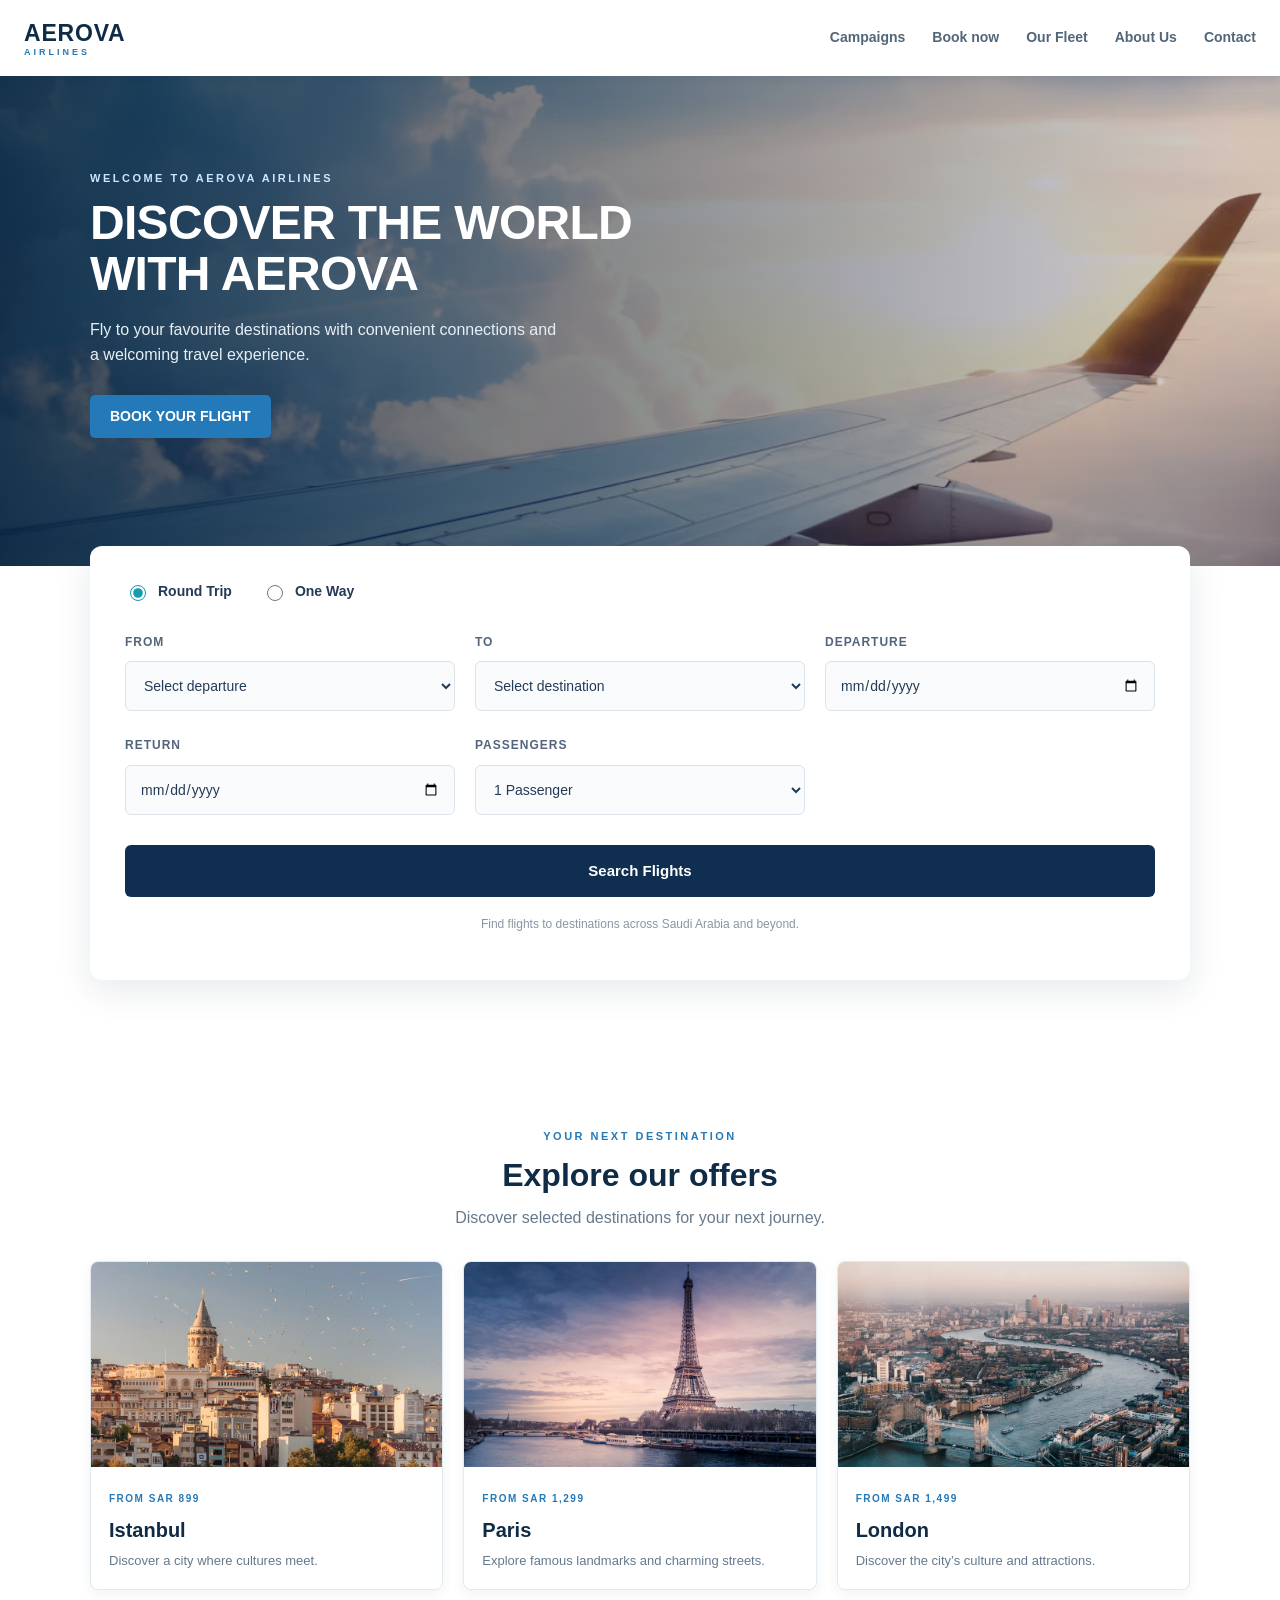
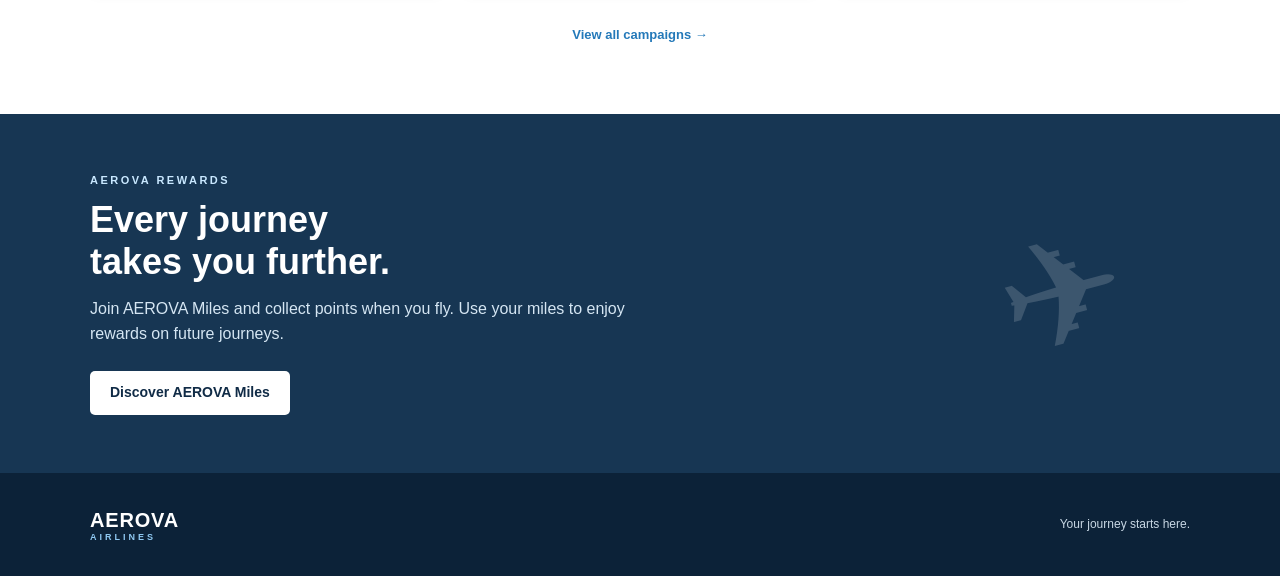
<file: index.html>
<!DOCTYPE html>
<html lang="en">
<head>
  <meta charset="UTF-8">
  <meta name="viewport" content="width=device-width, initial-scale=1.0">
  <meta name="description" content="Book your next journey with AEROVA Airlines.">
  <title>AEROVA Airlines | Home</title>
  <link rel="stylesheet" href="css/style.css">
</head>
<body>

  <header class="site-header">
    <a class="logo" href="index.html">AEROVA <span>AIRLINES</span></a>

    <nav class="main-nav">
      <a href="campaigns.html">Campaigns</a>
      <a href="Booknow.html">Book now</a>
      <a href="ourfleet.html">Our Fleet</a>
      <a href="about.html">About Us</a>
      <a href="contact.html">Contact</a>
    </nav>
  </header>

  <main>

    <section class="hero">
      <img src="Photos/HomeHero.png"
           alt="AEROVA Airlines Aircraft"
           class="hero-image">

      <div class="hero-overlay">
        <p class="eyebrow light">WELCOME TO AEROVA AIRLINES</p>
        <h1>DISCOVER THE WORLD<br>WITH AEROVA</h1>
        <p>
          Fly to your favourite destinations with convenient
          connections and a welcoming travel experience.
        </p>
        <a href="Booknow.html" class="button button-primary">
          BOOK YOUR FLIGHT
        </a>
      </div>
    </section>

    <section class="booking-section" id="booking">

      <div class="booking-heading">
        <span></span>
        <h2></h2>
        <p></p>
      </div>

      <form class="booking-form" action="flights.html">

        <div class="booking-trip-type">
          <label>
            <input type="radio" name="trip" value="round" checked>
            Round Trip
          </label>

          <label>
            <input type="radio" name="trip" value="oneway">
            One Way
          </label>
        </div>

        <div class="booking-fields">

          <div class="booking-field">
            <label for="from">FROM</label>
            <select id="from" name="from" required>
              <option value="">Select departure</option>

              <optgroup label="Saudi Arabia">
                <option>Riyadh - King Khalid (RUH)</option>
                <option>Jeddah - King Abdulaziz (JED)</option>
                <option>Dammam - King Fahd (DMM)</option>
                <option>Madinah - Prince Mohammad bin Abdulaziz (MED)</option>
                <option>Abha (AHB)</option>
                <option>Taif (TIF)</option>
                <option>Tabuk (TUU)</option>
                <option>Yanbu (YNB)</option>
                <option>Jazan (GIZ)</option>
                <option>AlUla (ULH)</option>
                <option>Hail (HAS)</option>
                <option>Qassim - Prince Naif bin Abdulaziz (ELQ)</option>
                <option>Najran (EAM)</option>
                <option>Al Jouf - Sakaka (AJF)</option>
                <option>Arar (RAE)</option>
                <option>Al Ahsa - Hofuf (HOF)</option>
              </optgroup>

              <optgroup label="International">
                <option>Manama - Bahrain (BAH)</option>
                <option>Dubai (DXB)</option>
                <option>Moscow (MOW)</option>
                <option>Istanbul (IST)</option>
                <option>London (LHR)</option>
                <option>Paris (CDG)</option>
                <option>Rome (FCO)</option>
              </optgroup>
            </select>
          </div>

          <div class="booking-field">
            <label for="to">TO</label>
            <select id="to" name="to" required>
              <option value="">Select destination</option>

              <optgroup label="Saudi Arabia">
                <option>Riyadh - King Khalid (RUH)</option>
                <option>Jeddah - King Abdulaziz (JED)</option>
                <option>Dammam - King Fahd (DMM)</option>
                <option>Madinah - Prince Mohammad bin Abdulaziz (MED)</option>
                <option>Abha (AHB)</option>
                <option>Taif (TIF)</option>
                <option>Tabuk (TUU)</option>
                <option>Yanbu (YNB)</option>
                <option>Jazan (GIZ)</option>
                <option>AlUla (ULH)</option>
                <option>Hail (HAS)</option>
                <option>Qassim - Prince Naif bin Abdulaziz (ELQ)</option>
                <option>Najran (EAM)</option>
                <option>Al Jouf - Sakaka (AJF)</option>
                <option>Arar (RAE)</option>
                <option>Al Ahsa - Hofuf (HOF)</option>
              </optgroup>

              <optgroup label="International">
                <option>Manama - Bahrain (BAH)</option>
                <option>Dubai (DXB)</option>
                <option>Moscow (MOW)</option>
                <option>Istanbul (IST)</option>
                <option>London (LHR)</option>
                <option>Paris (CDG)</option>
                <option>Rome (FCO)</option>
              </optgroup>
            </select>
          </div>

          <div class="booking-field">
            <label for="departure">DEPARTURE</label>
            <input type="date" id="departure" name="departure" required>
          </div>

          <div class="booking-field return-field">
            <label for="return">RETURN</label>
            <input type="date" id="return" name="return">
          </div>

          <div class="booking-field">
            <label for="passengers">PASSENGERS</label>
            <select id="passengers" name="passengers">
              <option>1 Passenger</option>
              <option>2 Passengers</option>
              <option>3 Passengers</option>
              <option>4 Passengers</option>
            </select>
          </div>

        </div>

        <button type="submit" class="booking-search-btn">
          Search Flights
        </button>

        <p class="booking-note">
          Find flights to destinations across Saudi Arabia and beyond.
        </p>

      </form>
    </section>

    <section class="section container">

      <div class="section-heading">
        <p class="eyebrow">YOUR NEXT DESTINATION</p>
        <h2>Explore our offers</h2>
        <p>Discover selected destinations for your next journey.</p>
      </div>

      <div class="destination-grid">

        <article class="destination-card">
          <img src="Photos/Istanbul.avif" alt="Istanbul city and Bosphorus">
          <div class="destination-info">
            <span>FROM SAR 899</span>
            <h3>Istanbul</h3>
            <p>Discover a city where cultures meet.</p>
          </div>
        </article>

        <article class="destination-card">
          <img src="Photos/Paris.avif" alt="Eiffel Tower in Paris">
          <div class="destination-info">
            <span>FROM SAR 1,299</span>
            <h3>Paris</h3>
            <p>Explore famous landmarks and charming streets.</p>
          </div>
        </article>

        <article class="destination-card">
          <img src="Photos/London.avif" alt="London city skyline">
          <div class="destination-info">
            <span>FROM SAR 1,499</span>
            <h3>London</h3>
            <p>Discover the city’s culture and attractions.</p>
          </div>
        </article>

      </div>

      <div class="center-action">
        <a class="text-link" href="campaigns.html">View all campaigns →</a>
      </div>

    </section>

    <section class="miles-section">
      <div class="container miles-content">

        <div>
          <p class="eyebrow light">AEROVA REWARDS</p>
          <h2>Every journey<br>takes you further.</h2>
          <p>
            Join AEROVA Miles and collect points when you fly.
            Use your miles to enjoy rewards on future journeys.
          </p>

          <a class="button button-light" href="campaigns.html#miles">
            Discover AEROVA Miles
          </a>
        </div>

        <div class="miles-art" aria-hidden="true">✈</div>

      </div>
    </section>

  </main>

  <footer class="site-footer">
    <div class="container footer-inner">
      <a class="logo logo-footer" href="index.html">
        AEROVA <span>AIRLINES</span>
      </a>
      <p>Your journey starts here.</p>
    </div>
  </footer>

</body>
</html>
</file>
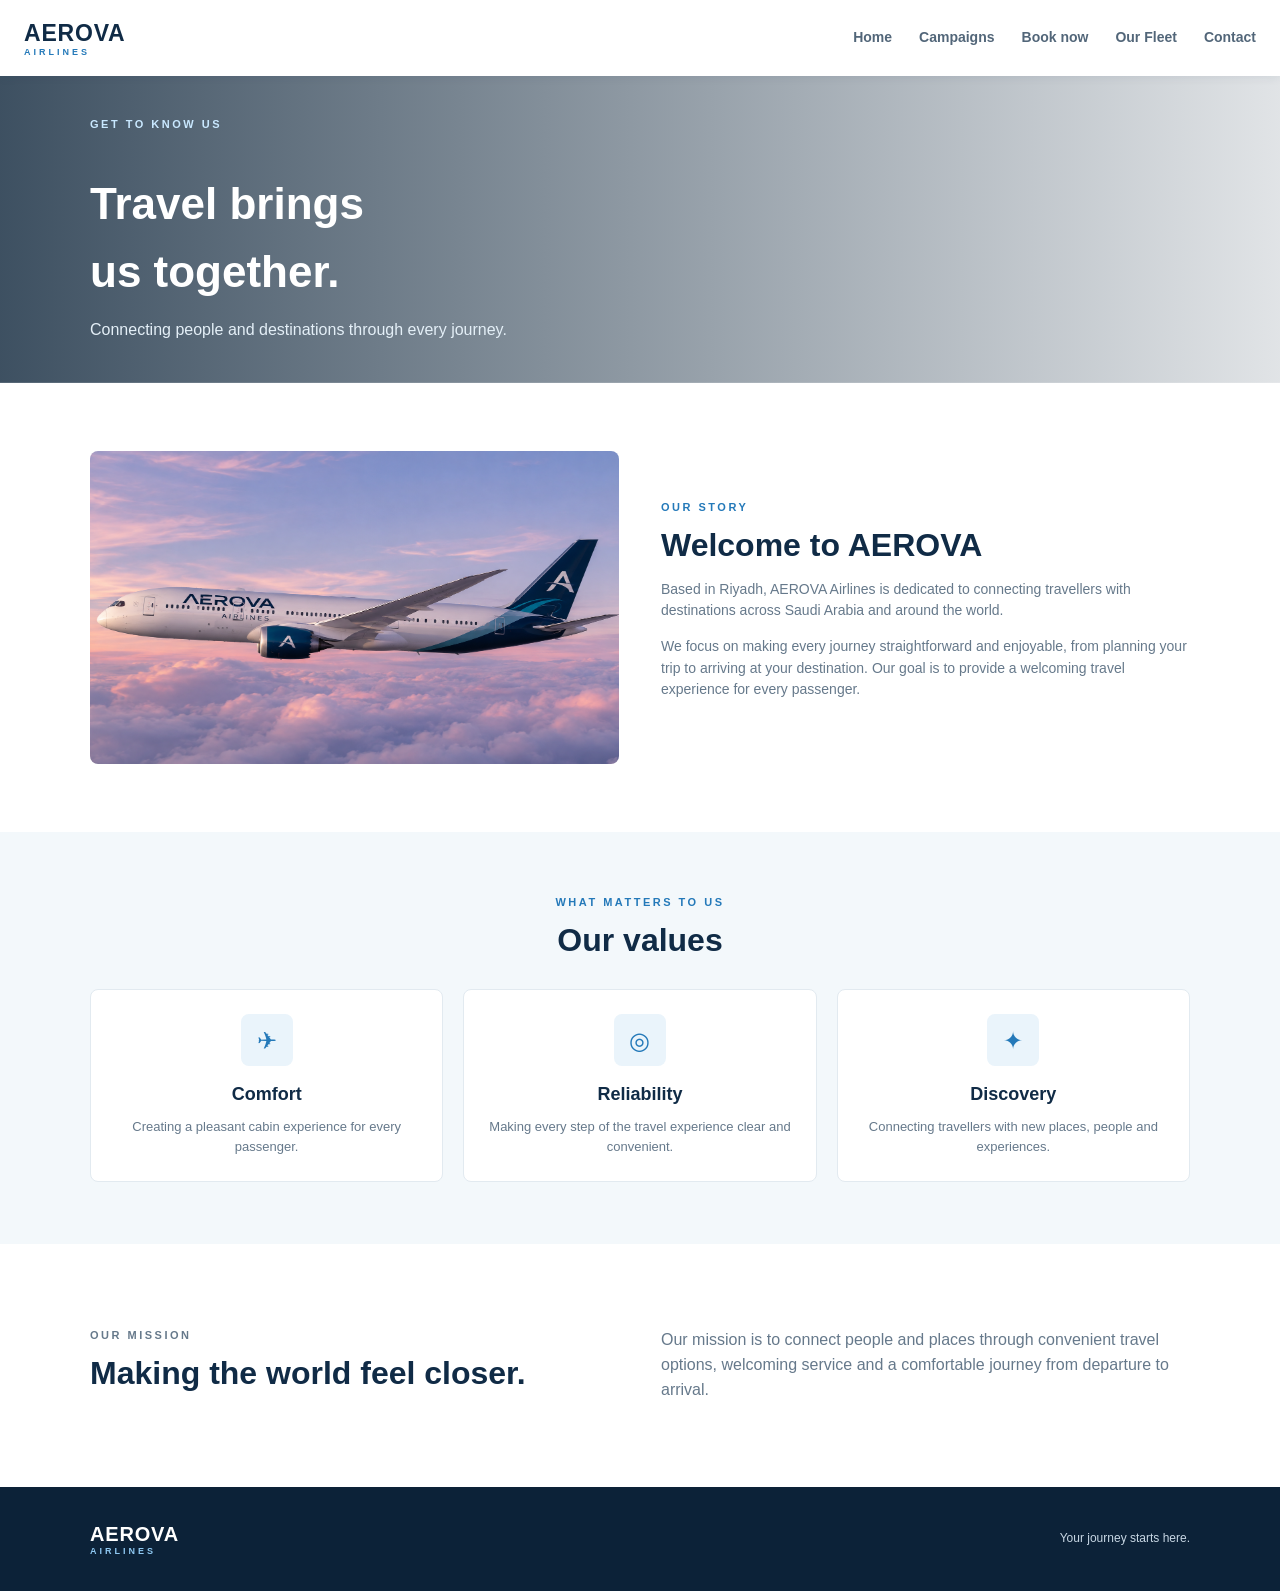
<file: about.html>
<!DOCTYPE html>
<html lang="en">
<head>
  <meta charset="UTF-8">
  <meta name="viewport" content="width=device-width, initial-scale=1.0">
  <title>AEROVA Airlines | About Us</title>
  <link rel="stylesheet" href="css/style.css">
</head>
<body>

  <header class="site-header">
    <a class="logo" href="index.html">AEROVA <span>AIRLINES</span></a>

    <nav class="main-nav">
      <a href="index.html">Home</a>
      <a href="campaigns.html">Campaigns</a>
      <a href="Booknow.html">Book now</a>
      <a href="ourfleet.html">Our Fleet</a>
      <a href="contact.html">Contact</a>
    </nav>
  </header>

  <main>

    <section class="page-hero about-hero">
      <div class="container">
        <p class="eyebrow light">GET TO KNOW US</p>
        <h1>Travel brings<br>us together.</h1>
        <p>Connecting people and destinations through every journey.</p>
      </div>
    </section>

    <section class="section container split-section">

      <div class="split-image">
        <img src="Photos/AEROVA Dreamliner at Sunset.png"
             alt="AEROVA aircraft flying above the clouds">
      </div>

      <div class="split-copy">
        <p class="eyebrow">OUR STORY</p>
        <h2>Welcome to AEROVA</h2>
        <p>
          Based in Riyadh, AEROVA Airlines is dedicated to connecting
          travellers with destinations across Saudi Arabia and around
          the world.
        </p>
        <p>
          We focus on making every journey straightforward and enjoyable,
          from planning your trip to arriving at your destination.
          Our goal is to provide a welcoming travel experience for every
          passenger.
        </p>
      </div>

    </section>

    <section class="values-section">
      <div class="container">

        <div class="section-heading">
          <p class="eyebrow">WHAT MATTERS TO US</p>
          <h2>Our values</h2>
        </div>

        <div class="values-grid">

          <article class="value-card">
            <div class="value-icon">✈</div>
            <h3>Comfort</h3>
            <p>Creating a pleasant cabin experience for every passenger.</p>
          </article>

          <article class="value-card">
            <div class="value-icon">◎</div>
            <h3>Reliability</h3>
            <p>Making every step of the travel experience clear and convenient.</p>
          </article>

          <article class="value-card">
            <div class="value-icon">✦</div>
            <h3>Discovery</h3>
            <p>Connecting travellers with new places, people and experiences.</p>
          </article>

        </div>
      </div>
    </section>

    <section class="section container mission-row">
      <div>
        <p class="eyebrow">OUR MISSION</p>
        <h2>Making the world feel closer.</h2>
      </div>

      <p>
        Our mission is to connect people and places through convenient
        travel options, welcoming service and a comfortable journey
        from departure to arrival.
      </p>
    </section>

  </main>

  <footer class="site-footer">
    <div class="container footer-inner">
      <a class="logo logo-footer" href="index.html">
        AEROVA <span>AIRLINES</span>
      </a>
      <p>Your journey starts here.</p>
    </div>
  </footer>

</body>
</html>
</file>
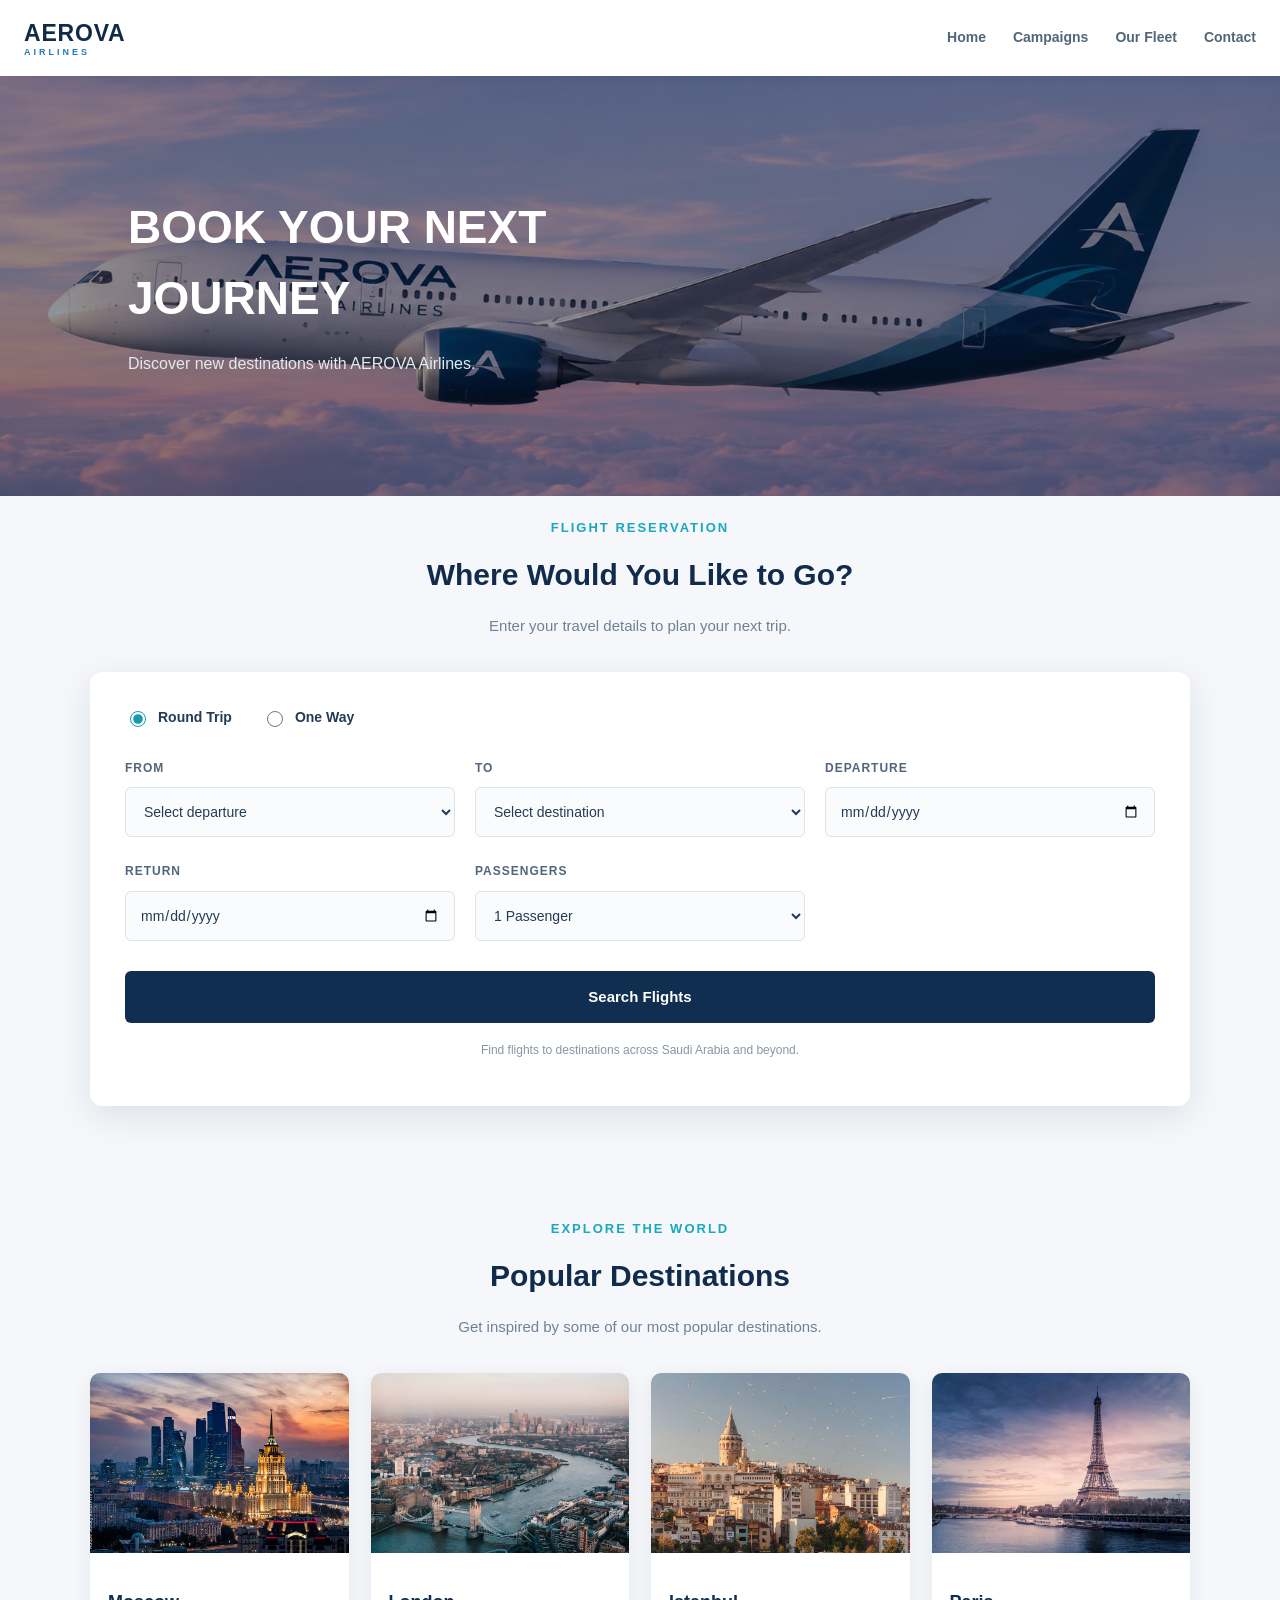
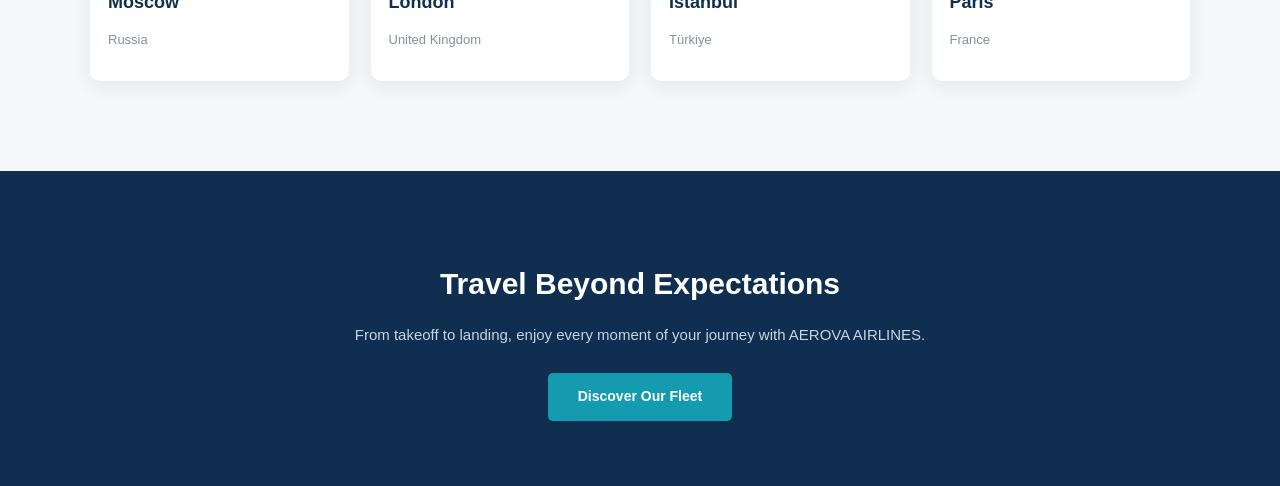
<file: Booknow.html>
<!DOCTYPE html>
<html lang="en">
<head>
  <meta charset="UTF-8">
  <meta name="viewport" content="width=device-width, initial-scale=1.0">
  <title>Book Now | AEROVA AIRLINES</title>
  <link rel="stylesheet" href="css/style.css">
</head>
<body>

  <header class="site-header">
    <a class="logo" href="index.html">AEROVA <span>AIRLINES</span></a>

    <nav class="main-nav">
      <a href="index.html">Home</a>
      <a href="campaigns.html">Campaigns</a>
      <a href="ourfleet.html">Our Fleet</a>
      <a href="contact.html">Contact</a>
    </nav>
  </header>

  <main class="booking-page">

    <section class="booking-hero">
      <img src="Photos/AEROVA Dreamliner at Sunset.png"
           alt="AEROVA Airlines Aircraft"
           class="booking-hero-image">

      <div class="booking-hero-content">
        <h1>BOOK YOUR NEXT JOURNEY</h1>
        <p>Discover new destinations with AEROVA Airlines.</p>
      </div>
    </section>

    <section class="booking-section">
<br><br><br>
      <div class="booking-heading">
        <span>FLIGHT RESERVATION</span>
        <h2>Where Would You Like to Go?</h2>
        <p>Enter your travel details to plan your next trip.</p>
      </div>

      <form class="booking-form" action="flights.html">

        <div class="booking-trip-type">
          <label>
            <input type="radio" name="trip" value="round" checked>
            Round Trip
          </label>

          <label>
            <input type="radio" name="trip" value="oneway">
            One Way
          </label>
        </div>

        <div class="booking-fields">

          <div class="booking-field">
            <label for="from">FROM</label>
            <select id="from" name="from" required>
              <option value="">Select departure</option>

              <optgroup label="Saudi Arabia">
                <option>Riyadh - King Khalid (RUH)</option>
                <option>Jeddah - King Abdulaziz (JED)</option>
                <option>Dammam - King Fahd (DMM)</option>
                <option>Madinah - Prince Mohammad bin Abdulaziz (MED)</option>
                <option>Abha (AHB)</option>
                <option>Taif (TIF)</option>
                <option>Tabuk (TUU)</option>
                <option>Yanbu (YNB)</option>
                <option>Jazan (GIZ)</option>
                <option>AlUla (ULH)</option>
                <option>Hail (HAS)</option>
                <option>Qassim - Prince Naif bin Abdulaziz (ELQ)</option>
                <option>Najran (EAM)</option>
                <option>Al Jouf - Sakaka (AJF)</option>
                <option>Arar (RAE)</option>
                <option>Al Ahsa - Hofuf (HOF)</option>
              </optgroup>

              <optgroup label="International">
                <option>Manama - Bahrain (BAH)</option>
                <option>Dubai (DXB)</option>
                <option>Moscow (MOW)</option>
                <option>Istanbul (IST)</option>
                <option>London (LHR)</option>
                <option>Paris (CDG)</option>
                <option>Rome (FCO)</option>
              </optgroup>
            </select>
          </div>

          <div class="booking-field">
            <label for="to">TO</label>
            <select id="to" name="to" required>
              <option value="">Select destination</option>

              <optgroup label="Saudi Arabia">
                <option>Riyadh - King Khalid (RUH)</option>
                <option>Jeddah - King Abdulaziz (JED)</option>
                <option>Dammam - King Fahd (DMM)</option>
                <option>Madinah - Prince Mohammad bin Abdulaziz (MED)</option>
                <option>Abha (AHB)</option>
                <option>Taif (TIF)</option>
                <option>Tabuk (TUU)</option>
                <option>Yanbu (YNB)</option>
                <option>Jazan (GIZ)</option>
                <option>AlUla (ULH)</option>
                <option>Hail (HAS)</option>
                <option>Qassim - Prince Naif bin Abdulaziz (ELQ)</option>
                <option>Najran (EAM)</option>
                <option>Al Jouf - Sakaka (AJF)</option>
                <option>Arar (RAE)</option>
                <option>Al Ahsa - Hofuf (HOF)</option>
              </optgroup>

              <optgroup label="International">
                <option>Manama - Bahrain (BAH)</option>
                <option>Dubai (DXB)</option>
                <option>Moscow (MOW)</option>
                <option>Istanbul (IST)</option>
                <option>London (LHR)</option>
                <option>Paris (CDG)</option>
                <option>Rome (FCO)</option>
              </optgroup>
            </select>
          </div>

          <div class="booking-field">
            <label for="departure">DEPARTURE</label>
            <input type="date" id="departure" name="departure" required>
          </div>

          <div class="booking-field return-field">
            <label for="return">RETURN</label>
            <input type="date" id="return" name="return">
          </div>

          <div class="booking-field">
            <label for="passengers">PASSENGERS</label>
            <select id="passengers" name="passengers">
              <option>1 Passenger</option>
              <option>2 Passengers</option>
              <option>3 Passengers</option>
              <option>4 Passengers</option>
            </select>
          </div>

        </div>

        <button type="submit" class="booking-search-btn">
          Search Flights
        </button>

        <p class="booking-note">
          Find flights to destinations across Saudi Arabia and beyond.
        </p>

      </form>
    </section>

    <section class="booking-destinations">

      <div class="booking-heading">
        <span>EXPLORE THE WORLD</span>
        <h2>Popular Destinations</h2>
        <p>Get inspired by some of our most popular destinations.</p>
      </div>

      <div class="booking-destination-grid">

        <div class="booking-destination-card">
          <img src="Photos/Moscow.jpg" alt="Moscow, Russia">
          <div class="booking-destination-info">
            <h3>Moscow</h3>
            <p>Russia</p>
          </div>
        </div>

        <div class="booking-destination-card">
          <img src="Photos/London.avif" alt="London, United Kingdom">
          <div class="booking-destination-info">
            <h3>London</h3>
            <p>United Kingdom</p>
          </div>
        </div>

        <div class="booking-destination-card">
          <img src="Photos/Istanbul.avif" alt="Istanbul, Türkiye">
          <div class="booking-destination-info">
            <h3>Istanbul</h3>
            <p>Türkiye</p>
          </div>
        </div>

        <div class="booking-destination-card">
          <img src="Photos/Paris.avif" alt="Paris, France">
          <div class="booking-destination-info">
            <h3>Paris</h3>
            <p>France</p>
          </div>
        </div>

      </div>
    </section>

    <section class="booking-bottom">
      <h2>Travel Beyond Expectations</h2>
      <p>
        From takeoff to landing, enjoy every moment
        of your journey with AEROVA AIRLINES.
      </p>
      <a href="ourfleet.html">Discover Our Fleet</a>
    </section>

  </main>

</body>
</html>
</file>
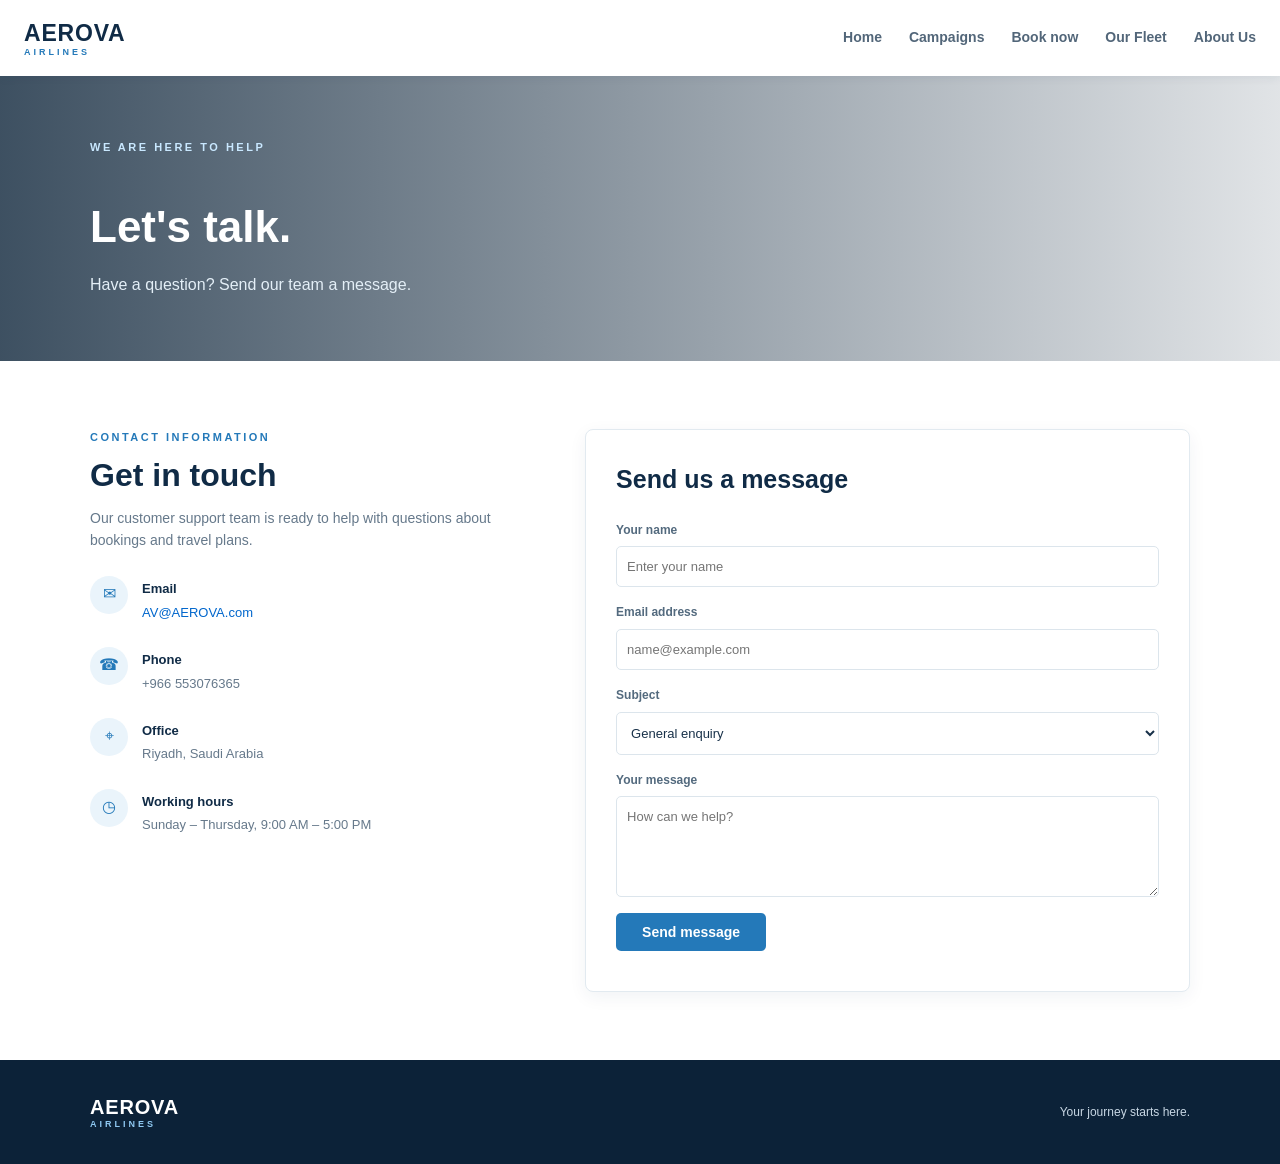
<file: contact.html>
<!DOCTYPE html>
<html lang="en">
<head>
  <meta charset="UTF-8">
  <meta name="viewport" content="width=device-width, initial-scale=1.0">
  <title>AEROVA Airlines | Contact</title>
  <link rel="stylesheet" href="css/style.css">
</head>
<body>

  <header class="site-header">
    <a class="logo" href="index.html">AEROVA <span>AIRLINES</span></a>

    <nav class="main-nav">
      <a href="index.html">Home</a>
      <a href="campaigns.html">Campaigns</a>
      <a href="Booknow.html">Book now</a>
      <a href="ourfleet.html">Our Fleet</a>
      <a href="about.html">About Us</a>
    </nav>
  </header>

  <main>

    <section class="page-hero contact-hero">
      <div class="container">
        <p class="eyebrow light">WE ARE HERE TO HELP</p>
        <h1>Let's talk.</h1>
        <p>Have a question? Send our team a message.</p>
      </div>
    </section>

    <section class="section container contact-layout">

      <div class="contact-details">
        <p class="eyebrow">CONTACT INFORMATION</p>
        <h2>Get in touch</h2>
        <p>
          Our customer support team is ready to help with
          questions about bookings and travel plans.
        </p>

        <div class="contact-item">
          <span>✉</span>
          <div>
            <strong>Email</strong>
            <p>
              <a href="mailto:AV@AEROVA.com" style="color: #0066cc;">
                AV@AEROVA.com
              </a>
            </p>
          </div>
        </div>

        <div class="contact-item">
          <span>☎</span>
          <div>
            <strong>Phone</strong>
            <p>+966 553076365</p>
          </div>
        </div>

        <div class="contact-item">
          <span>⌖</span>
          <div>
            <strong>Office</strong>
            <p>Riyadh, Saudi Arabia</p>
          </div>
        </div>

        <div class="contact-item">
          <span>◷</span>
          <div>
            <strong>Working hours</strong>
            <p>Sunday – Thursday, 9:00 AM – 5:00 PM</p>
          </div>
        </div>
      </div>

      <div class="contact-form-card">
        <h2>Send us a message</h2>

        <form class="contact-form">
          <label>
            Your name
            <input type="text" name="name" placeholder="Enter your name" required>
          </label>

          <label>
            Email address
            <input type="email" name="email" placeholder="name@example.com" required>
          </label>

          <label>
            Subject
            <select name="subject">
              <option>General enquiry</option>
              <option>Booking question</option>
              <option>Feedback</option>
              <option>Other</option>
            </select>
          </label>

          <label>
            Your message
            <textarea name="message" rows="5" placeholder="How can we help?" required></textarea>
          </label>

          <button class="button button-primary" type="button">
            Send message
          </button>
        </form>

        <p class="form-message"></p>
      </div>

    </section>

  </main>

  <footer class="site-footer">
    <div class="container footer-inner">
      <a class="logo logo-footer" href="index.html">
        AEROVA <span>AIRLINES</span>
      </a>
      <p>Your journey starts here.</p>
    </div>
  </footer>

</body>
</html>
</file>
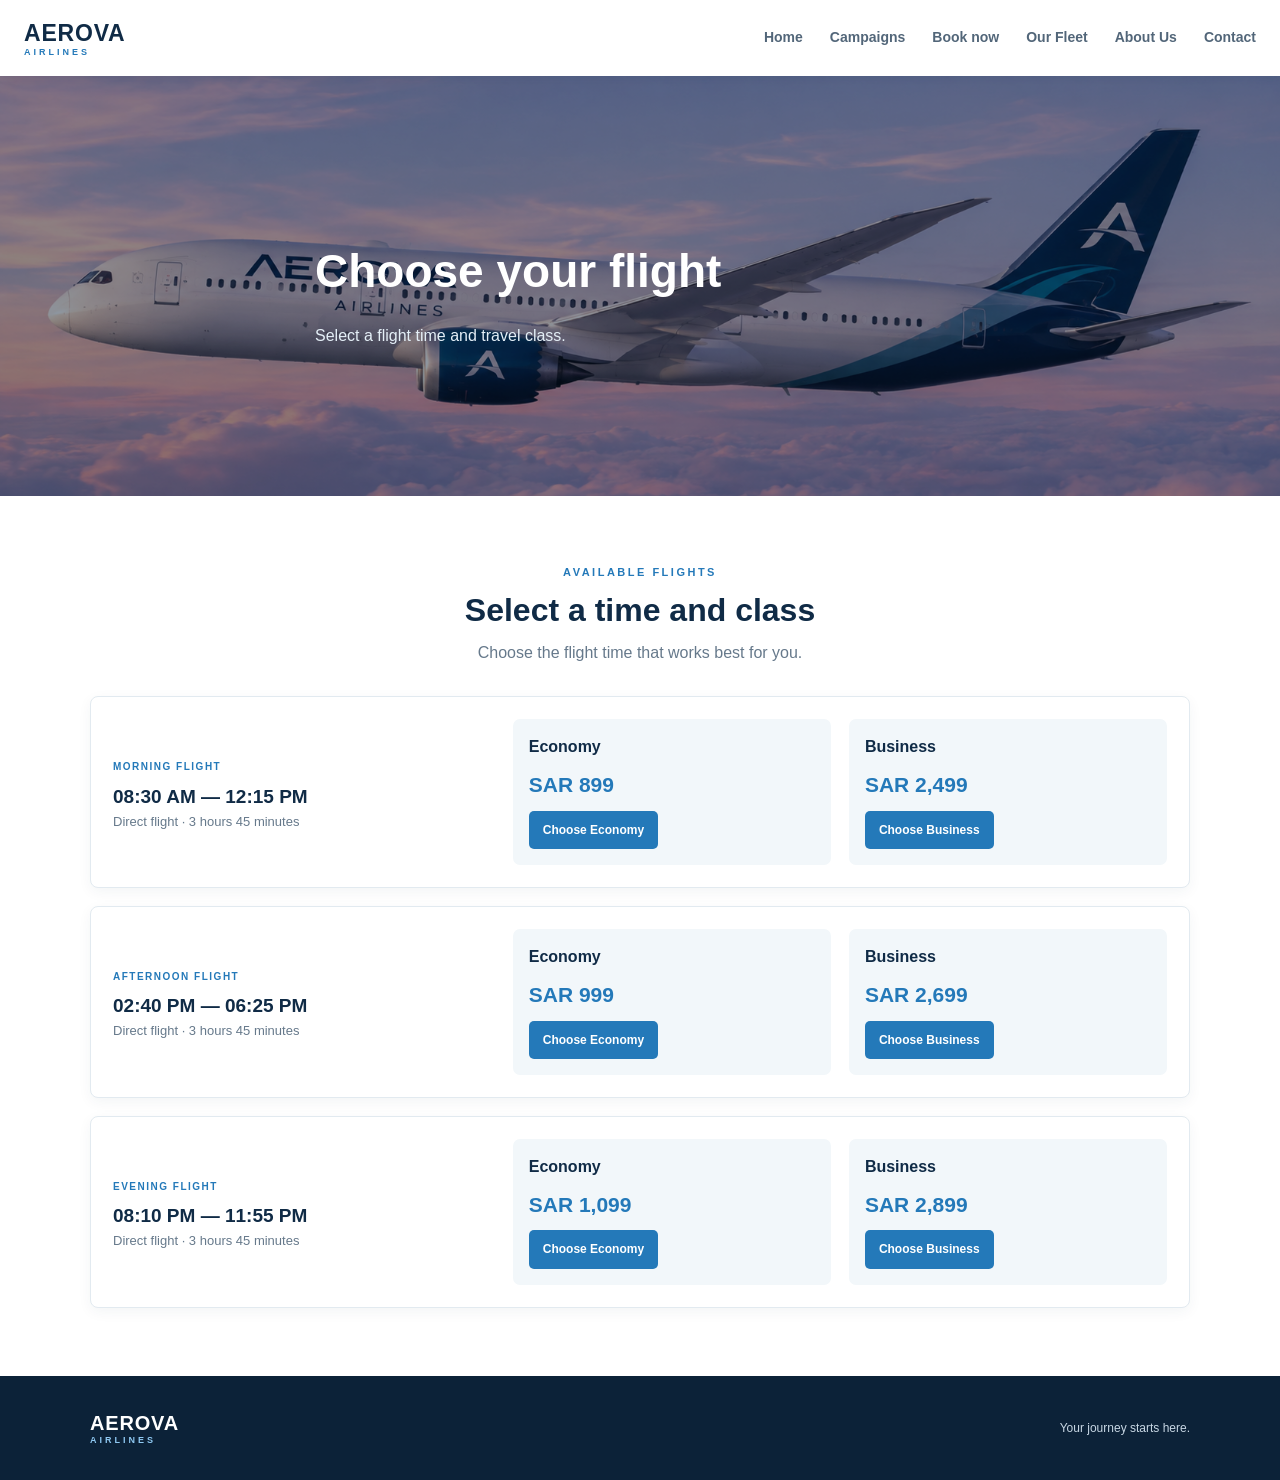
<file: flights.html>
<!DOCTYPE html>
<html lang="en">
<head>
  <meta charset="UTF-8">
  <meta name="viewport" content="width=device-width, initial-scale=1.0">
  <title>AEROVA Airlines | Choose Your Flight</title>
  <link rel="stylesheet" href="css/style.css">
</head>
<body>

  <header class="site-header">
    <a class="logo" href="index.html">AEROVA <span>AIRLINES</span></a>

    <nav class="main-nav">
      <a href="index.html">Home</a>
      <a href="campaigns.html">Campaigns</a>
      <a href="Booknow.html">Book now</a>
      <a href="ourfleet.html">Our Fleet</a>
      <a href="about.html">About Us</a>
      <a href="contact.html">Contact</a>
    </nav>
  </header>

  <main>

    <section class="page-hero booking-hero">
      <img src="Photos/AEROVA Dreamliner at Sunset.png"
           alt="AEROVA Airlines Aircraft"
           class="booking-hero-image">

      <div class="container booking-hero-content">
        <h1>Choose your flight</h1>
        <p>Select a flight time and travel class.</p>
      </div>
    </section>

    <section class="section container">

      <div class="section-heading">
        <p class="eyebrow">AVAILABLE FLIGHTS</p>
        <h2>Select a time and class</h2>
        <p>Choose the flight time that works best for you.</p>
      </div>

      <div class="flight-list">

        <article class="flight-option">
          <div>
            <span class="offer-tag">MORNING FLIGHT</span>
            <h3>08:30 AM — 12:15 PM</h3>
            <p>Direct flight · 3 hours 45 minutes</p>
          </div>

          <div class="fare">
            <h4>Economy</h4>
            <strong>SAR 899</strong>
            <a class="button button-primary" href="seats-economy899.html">
              Choose Economy
            </a>
          </div>

          <div class="fare">
            <h4>Business</h4>
            <strong>SAR 2,499</strong>
            <a class="button button-primary" href="seats-business2499.html">
              Choose Business
            </a>
          </div>
        </article>

        <article class="flight-option">
          <div>
            <span class="offer-tag">AFTERNOON FLIGHT</span>
            <h3>02:40 PM — 06:25 PM</h3>
            <p>Direct flight · 3 hours 45 minutes</p>
          </div>

          <div class="fare">
            <h4>Economy</h4>
            <strong>SAR 999</strong>
            <a class="button button-primary" href="seats-economy999.html">
              Choose Economy
            </a>
          </div>

          <div class="fare">
            <h4>Business</h4>
            <strong>SAR 2,699</strong>
            <a class="button button-primary" href="seats-business2699.html">
              Choose Business
            </a>
          </div>
        </article>

        <article class="flight-option">
          <div>
            <span class="offer-tag">EVENING FLIGHT</span>
            <h3>08:10 PM — 11:55 PM</h3>
            <p>Direct flight · 3 hours 45 minutes</p>
          </div>

          <div class="fare">
            <h4>Economy</h4>
            <strong>SAR 1,099</strong>
            <a class="button button-primary" href="seats-economy1099.html">
              Choose Economy
            </a>
          </div>

          <div class="fare">
            <h4>Business</h4>
            <strong>SAR 2,899</strong>
            <a class="button button-primary" href="seats-business2899.html">
              Choose Business
            </a>
          </div>
        </article>

      </div>

    </section>

  </main>

  <footer class="site-footer">
    <div class="container footer-inner">
      <a class="logo logo-footer" href="index.html">
        AEROVA <span>AIRLINES</span>
      </a>
      <p>Your journey starts here.</p>
    </div>
  </footer>

</body>
</html>
</file>
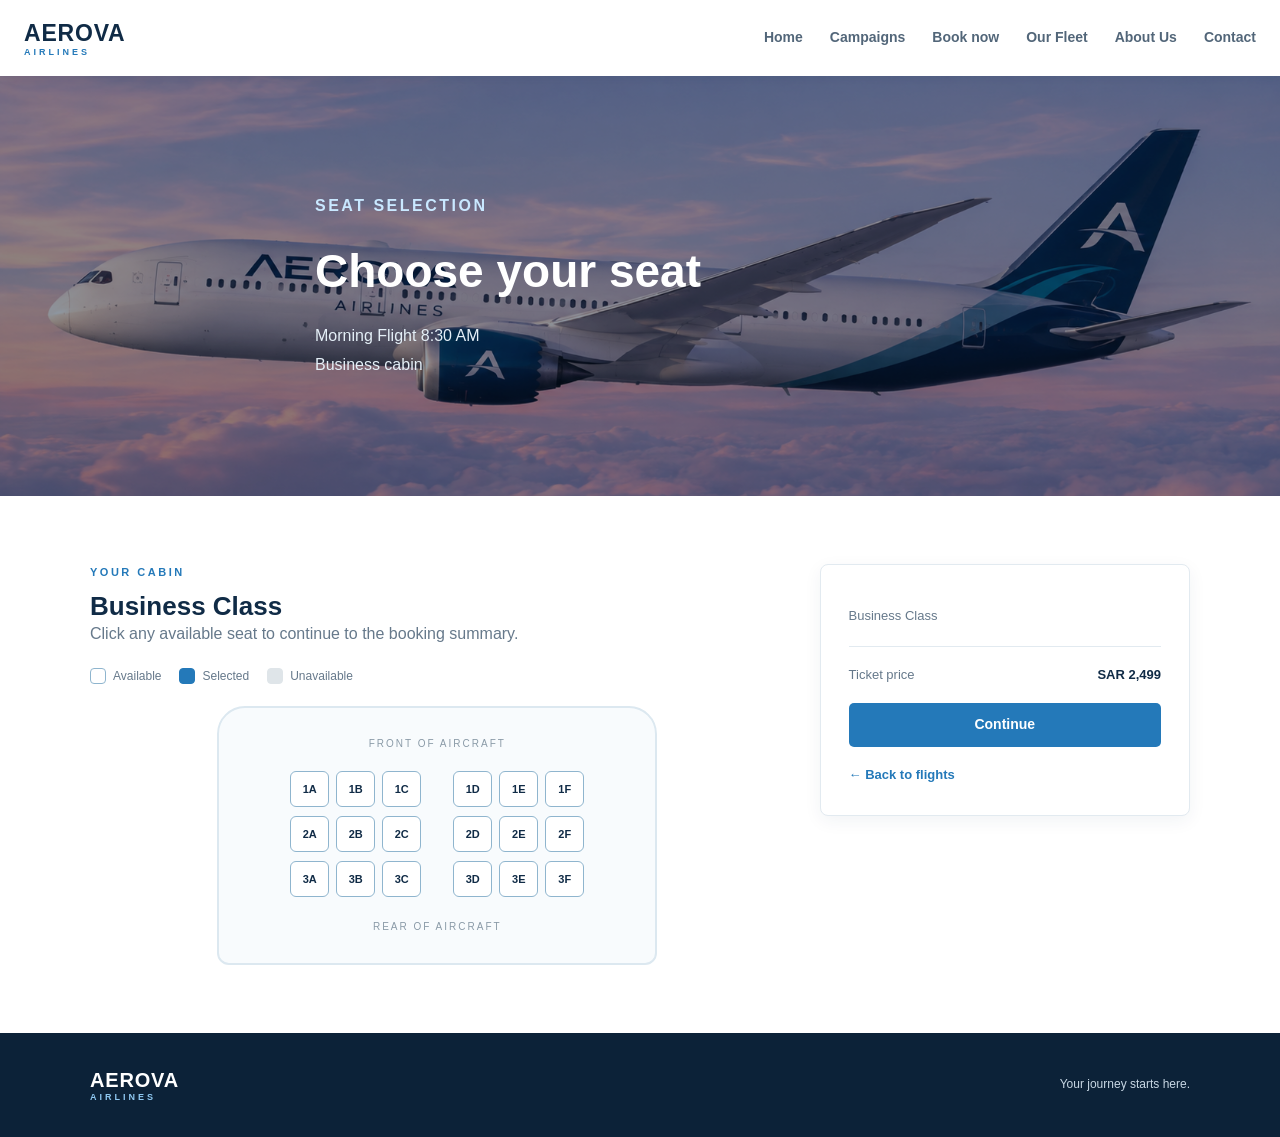
<file: seats-business2499.html>
<!DOCTYPE html>
<html lang="en">
<head>
  <meta charset="UTF-8">
  <meta name="viewport" content="width=device-width, initial-scale=1.0">
  <title>AEROVA Airlines | Business Seat Selection</title>
  <link rel="stylesheet" href="css/style.css">
</head>
<body>

  <header class="site-header">
    <a class="logo" href="index.html">AEROVA <span>AIRLINES</span></a>
    <nav class="main-nav">
      <a href="index.html">Home</a>
      <a href="campaigns.html">Campaigns</a>
      <a href="Booknow.html">Book now</a>
      <a href="ourfleet.html">Our Fleet</a>
      <a href="about.html">About Us</a>
      <a href="contact.html">Contact</a>
    </nav>
  </header>

  <main>

    <section class="page-hero booking-hero">
      <img src="Photos/AEROVA Dreamliner at Sunset.png"
           alt="AEROVA Airlines Aircraft"
           class="booking-hero-image">

      <div class="container booking-hero-content">
        <p class="eyebrow light">SEAT SELECTION</p>
        <h1>Choose your seat</h1>
        <p>Morning Flight 8:30 AM</p>
        <p>Business cabin</p>
      </div>
    </section>

    <section class="section container">

      <div class="seat-layout">

        <div class="seat-main">

          <div class="section-heading compact">
            <p class="eyebrow">YOUR CABIN</p>
            <h2>Business Class</h2>
            <p>Click any available seat to continue to the booking summary.</p>
          </div>

          <div class="seat-legend">
            <span><i class="legend-seat available"></i> Available</span>
            <span><i class="legend-seat selected"></i> Selected</span>
            <span><i class="legend-seat occupied"></i> Unavailable</span>
          </div>

          <div class="seat-map">

            <div class="plane-front">FRONT OF AIRCRAFT</div>

            <div class="seat-row">
              <a class="seat" href="summary-business.html#seat-1A">1A</a>
              <a class="seat" href="summary-business.html#seat-1B">1B</a>
              <a class="seat" href="summary-business.html#seat-1C">1C</a>
              <span class="aisle"></span>
              <a class="seat" href="summary-business.html#seat-1D">1D</a>
              <a class="seat" href="summary-business.html#seat-1E">1E</a>
              <a class="seat" href="summary-business.html#seat-1F">1F</a>
            </div>

            <div class="seat-row">
              <a class="seat" href="summary-business.html#seat-2A">2A</a>
              <a class="seat" href="summary-business.html#seat-2B">2B</a>
              <a class="seat" href="summary-business.html#seat-2C">2C</a>
              <span class="aisle"></span>
              <a class="seat" href="summary-business.html#seat-2D">2D</a>
              <a class="seat" href="summary-business.html#seat-2E">2E</a>
              <a class="seat" href="summary-business.html#seat-2F">2F</a>
            </div>

            <div class="seat-row">
              <a class="seat" href="summary-business.html#seat-3A">3A</a>
              <a class="seat" href="summary-business.html#seat-3B">3B</a>
              <a class="seat" href="summary-business.html#seat-3C">3C</a>
              <span class="aisle"></span>
              <a class="seat" href="summary-business.html#seat-3D">3D</a>
              <a class="seat" href="summary-business.html#seat-3E">3E</a>
              <a class="seat" href="summary-business.html#seat-3F">3F</a>
            </div>

            <div class="plane-back">REAR OF AIRCRAFT</div>

          </div>
        </div>

        <aside class="seat-summary">
          <p class="eyebrow"></p>
          <h3></h3>
          <p>Business Class</p>

          <div class="summary-line">
            <span>Ticket price</span>
            <strong>SAR 2,499</strong>
          </div>

          <a class="button button-primary full-button" href="summary-business.html">Continue</a>
          <a class="text-link" href="flights.html">← Back to flights</a>
        </aside>

      </div>

    </section>

  </main>

  <footer class="site-footer">
    <div class="container footer-inner">
      <a class="logo logo-footer" href="index.html">AEROVA <span>AIRLINES</span></a>
      <p>Your journey starts here.</p>
    </div>
  </footer>

</body>
</html>
</file>
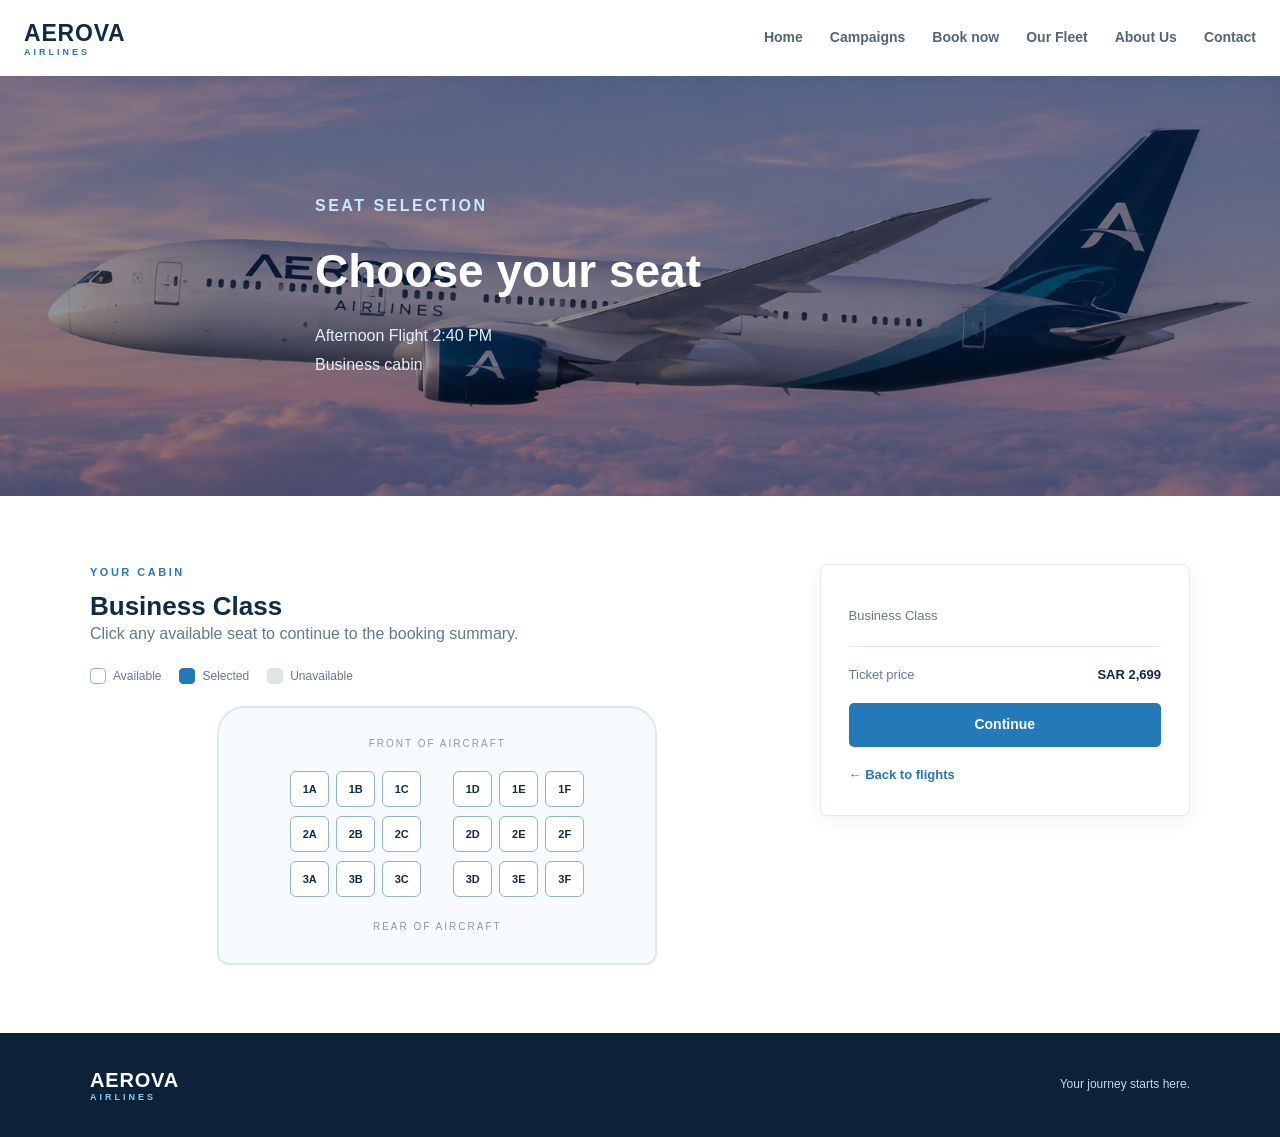
<file: seats-business2699.html>
<!DOCTYPE html>
<html lang="en">
<head>
  <meta charset="UTF-8">
  <meta name="viewport" content="width=device-width, initial-scale=1.0">
  <title>AEROVA Airlines | Business Seat Selection</title>
  <link rel="stylesheet" href="css/style.css">
</head>
<body>

  <header class="site-header">
    <a class="logo" href="index.html">AEROVA <span>AIRLINES</span></a>
    <nav class="main-nav">
      <a href="index.html">Home</a>
      <a href="campaigns.html">Campaigns</a>
      <a href="Booknow.html">Book now</a>
      <a href="ourfleet.html">Our Fleet</a>
      <a href="about.html">About Us</a>
      <a href="contact.html">Contact</a>
    </nav>
  </header>

  <main>

    <section class="page-hero booking-hero">
      <img src="Photos/AEROVA Dreamliner at Sunset.png"
           alt="AEROVA Airlines Aircraft"
           class="booking-hero-image">

      <div class="container booking-hero-content">
        <p class="eyebrow light">SEAT SELECTION</p>
        <h1>Choose your seat</h1>
        <p>Afternoon Flight 2:40 PM</p>
        <p>Business cabin</p>
      </div>
    </section>

    <section class="section container">

      <div class="seat-layout">

        <div class="seat-main">

          <div class="section-heading compact">
            <p class="eyebrow">YOUR CABIN</p>
            <h2>Business Class</h2>
            <p>Click any available seat to continue to the booking summary.</p>
          </div>

          <div class="seat-legend">
            <span><i class="legend-seat available"></i> Available</span>
            <span><i class="legend-seat selected"></i> Selected</span>
            <span><i class="legend-seat occupied"></i> Unavailable</span>
          </div>

          <div class="seat-map">

            <div class="plane-front">FRONT OF AIRCRAFT</div>

            <div class="seat-row">
              <a class="seat" href="summary-business.html#seat-1A">1A</a>
              <a class="seat" href="summary-business.html#seat-1B">1B</a>
              <a class="seat" href="summary-business.html#seat-1C">1C</a>
              <span class="aisle"></span>
              <a class="seat" href="summary-business.html#seat-1D">1D</a>
              <a class="seat" href="summary-business.html#seat-1E">1E</a>
              <a class="seat" href="summary-business.html#seat-1F">1F</a>
            </div>

            <div class="seat-row">
              <a class="seat" href="summary-business.html#seat-2A">2A</a>
              <a class="seat" href="summary-business.html#seat-2B">2B</a>
              <a class="seat" href="summary-business.html#seat-2C">2C</a>
              <span class="aisle"></span>
              <a class="seat" href="summary-business.html#seat-2D">2D</a>
              <a class="seat" href="summary-business.html#seat-2E">2E</a>
              <a class="seat" href="summary-business.html#seat-2F">2F</a>
            </div>

            <div class="seat-row">
              <a class="seat" href="summary-business.html#seat-3A">3A</a>
              <a class="seat" href="summary-business.html#seat-3B">3B</a>
              <a class="seat" href="summary-business.html#seat-3C">3C</a>
              <span class="aisle"></span>
              <a class="seat" href="summary-business.html#seat-3D">3D</a>
              <a class="seat" href="summary-business.html#seat-3E">3E</a>
              <a class="seat" href="summary-business.html#seat-3F">3F</a>
            </div>

            <div class="plane-back">REAR OF AIRCRAFT</div>

          </div>
        </div>

        <aside class="seat-summary">
          <p class="eyebrow"></p>
          <h3></h3>
          <p>Business Class</p>

          <div class="summary-line">
            <span>Ticket price</span>
            <strong>SAR 2,699</strong>
          </div>

          <a class="button button-primary full-button" href="summary-business.html">Continue</a>
          <a class="text-link" href="flights.html">← Back to flights</a>
        </aside>

      </div>

    </section>

  </main>

  <footer class="site-footer">
    <div class="container footer-inner">
      <a class="logo logo-footer" href="index.html">AEROVA <span>AIRLINES</span></a>
      <p>Your journey starts here.</p>
    </div>
  </footer>

</body>
</html>
</file>
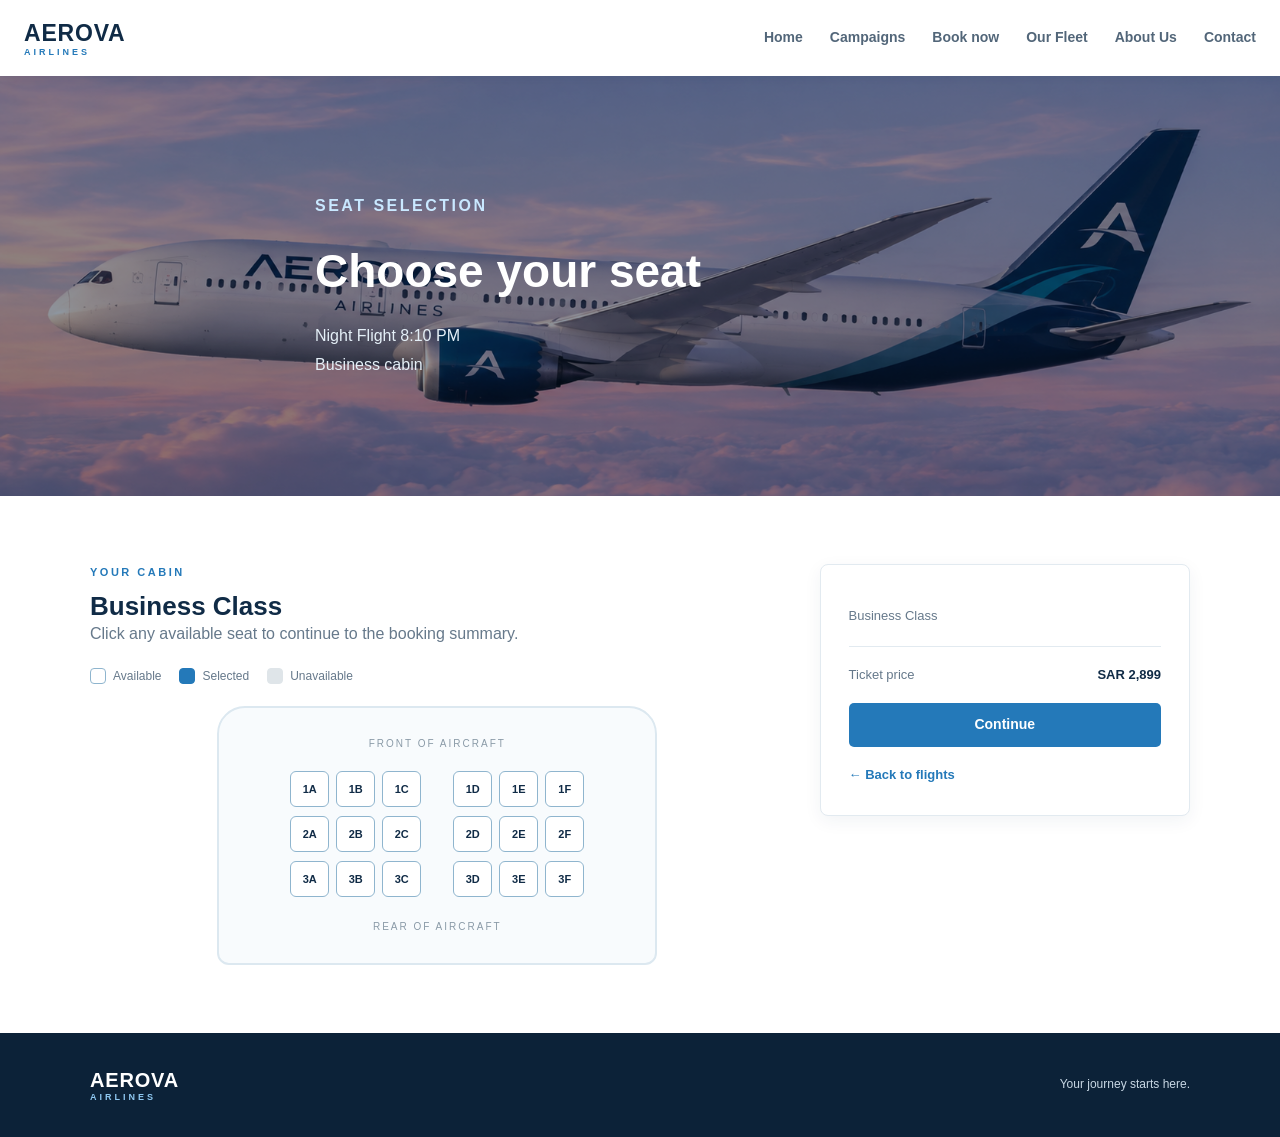
<file: seats-business2899.html>
<!DOCTYPE html>
<html lang="en">
<head>
  <meta charset="UTF-8">
  <meta name="viewport" content="width=device-width, initial-scale=1.0">
  <title>AEROVA Airlines | Business Seat Selection</title>
  <link rel="stylesheet" href="css/style.css">
</head>
<body>

  <header class="site-header">
    <a class="logo" href="index.html">AEROVA <span>AIRLINES</span></a>
    <nav class="main-nav">
      <a href="index.html">Home</a>
      <a href="campaigns.html">Campaigns</a>
      <a href="Booknow.html">Book now</a>
      <a href="ourfleet.html">Our Fleet</a>
      <a href="about.html">About Us</a>
      <a href="contact.html">Contact</a>
    </nav>
  </header>

  <main>

    <section class="page-hero booking-hero">
      <img src="Photos/AEROVA Dreamliner at Sunset.png"
           alt="AEROVA Airlines Aircraft"
           class="booking-hero-image">

      <div class="container booking-hero-content">
        <p class="eyebrow light">SEAT SELECTION</p>
        <h1>Choose your seat</h1>
        <p>Night Flight 8:10 PM</p>
        <p>Business cabin</p>
      </div>
    </section>

    <section class="section container">

      <div class="seat-layout">

        <div class="seat-main">

          <div class="section-heading compact">
            <p class="eyebrow">YOUR CABIN</p>
            <h2>Business Class</h2>
            <p>Click any available seat to continue to the booking summary.</p>
          </div>

          <div class="seat-legend">
            <span><i class="legend-seat available"></i> Available</span>
            <span><i class="legend-seat selected"></i> Selected</span>
            <span><i class="legend-seat occupied"></i> Unavailable</span>
          </div>

          <div class="seat-map">

            <div class="plane-front">FRONT OF AIRCRAFT</div>

            <div class="seat-row">
              <a class="seat" href="summary-business.html#seat-1A">1A</a>
              <a class="seat" href="summary-business.html#seat-1B">1B</a>
              <a class="seat" href="summary-business.html#seat-1C">1C</a>
              <span class="aisle"></span>
              <a class="seat" href="summary-business.html#seat-1D">1D</a>
              <a class="seat" href="summary-business.html#seat-1E">1E</a>
              <a class="seat" href="summary-business.html#seat-1F">1F</a>
            </div>

            <div class="seat-row">
              <a class="seat" href="summary-business.html#seat-2A">2A</a>
              <a class="seat" href="summary-business.html#seat-2B">2B</a>
              <a class="seat" href="summary-business.html#seat-2C">2C</a>
              <span class="aisle"></span>
              <a class="seat" href="summary-business.html#seat-2D">2D</a>
              <a class="seat" href="summary-business.html#seat-2E">2E</a>
              <a class="seat" href="summary-business.html#seat-2F">2F</a>
            </div>

            <div class="seat-row">
              <a class="seat" href="summary-business.html#seat-3A">3A</a>
              <a class="seat" href="summary-business.html#seat-3B">3B</a>
              <a class="seat" href="summary-business.html#seat-3C">3C</a>
              <span class="aisle"></span>
              <a class="seat" href="summary-business.html#seat-3D">3D</a>
              <a class="seat" href="summary-business.html#seat-3E">3E</a>
              <a class="seat" href="summary-business.html#seat-3F">3F</a>
            </div>

            <div class="plane-back">REAR OF AIRCRAFT</div>

          </div>
        </div>

        <aside class="seat-summary">
          <p class="eyebrow"></p>
          <h3></h3>
          <p>Business Class</p>

          <div class="summary-line">
            <span>Ticket price</span>
            <strong>SAR 2,899</strong>
          </div>

          <a class="button button-primary full-button" href="summary-business.html">Continue</a>
          <a class="text-link" href="flights.html">← Back to flights</a>
        </aside>

      </div>

    </section>

  </main>

  <footer class="site-footer">
    <div class="container footer-inner">
      <a class="logo logo-footer" href="index.html">AEROVA <span>AIRLINES</span></a>
      <p>Your journey starts here.</p>
    </div>
  </footer>

</body>
</html>
</file>
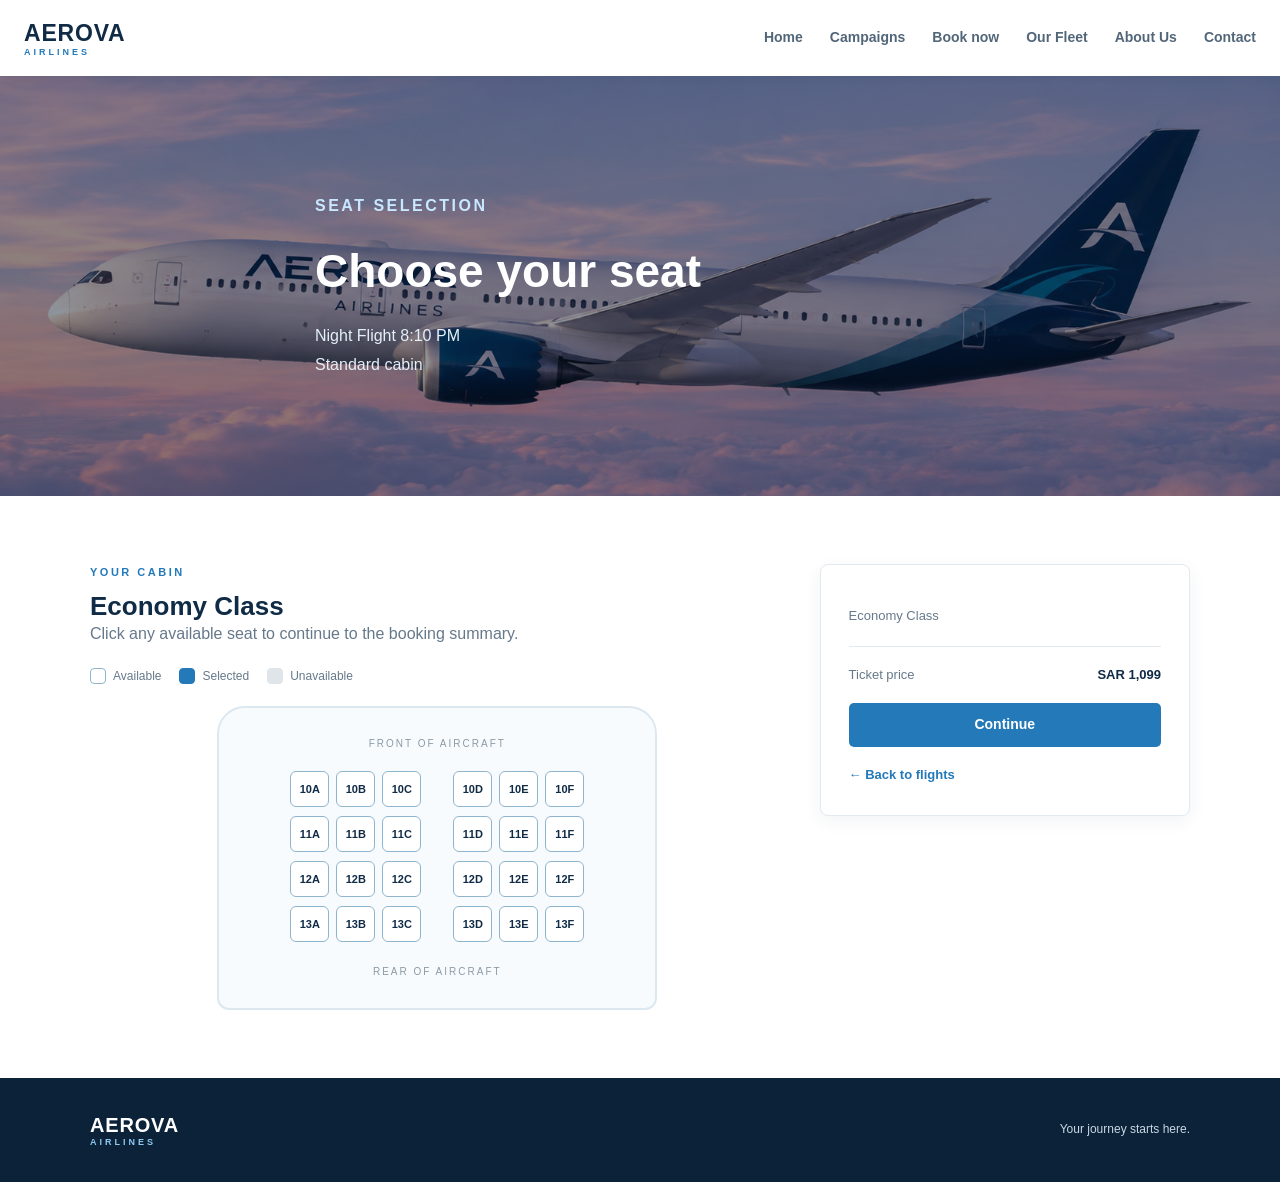
<file: seats-economy1099.html>
<!DOCTYPE html>
<html lang="en">
<head>
  <meta charset="UTF-8">
  <meta name="viewport" content="width=device-width, initial-scale=1.0">
  <title>AEROVA Airlines | Economy Seat Selection</title>
  <link rel="stylesheet" href="css/style.css">
</head>
<body>

  <header class="site-header">
    <a class="logo" href="index.html">AEROVA <span>AIRLINES</span></a>
    <nav class="main-nav">
      <a href="index.html">Home</a>
      <a href="campaigns.html">Campaigns</a>
      <a href="Booknow.html">Book now</a>
      <a href="ourfleet.html">Our Fleet</a>
      <a href="about.html">About Us</a>
      <a href="contact.html">Contact</a>
    </nav>
  </header>

  <main>

    <section class="page-hero booking-hero">
      <img src="Photos/AEROVA Dreamliner at Sunset.png"
           alt="AEROVA Airlines Aircraft"
           class="booking-hero-image">

      <div class="container booking-hero-content">
        <p class="eyebrow light">SEAT SELECTION</p>
        <h1>Choose your seat</h1>
        <p>Night Flight 8:10 PM</p>
        <p>Standard cabin</p>
      </div>
    </section>

    <section class="section container">

      <div class="seat-layout">

        <div class="seat-main">

          <div class="section-heading compact">
            <p class="eyebrow">YOUR CABIN</p>
            <h2>Economy Class</h2>
            <p>Click any available seat to continue to the booking summary.</p>
          </div>

          <div class="seat-legend">
            <span><i class="legend-seat available"></i> Available</span>
            <span><i class="legend-seat selected"></i> Selected</span>
            <span><i class="legend-seat occupied"></i> Unavailable</span>
          </div>

          <div class="seat-map">

            <div class="plane-front">FRONT OF AIRCRAFT</div>

            <div class="seat-row">
              <a class="seat" href="summary-economy.html#seat-10A">10A</a>
              <a class="seat" href="summary-economy.html#seat-10B">10B</a>
              <a class="seat" href="summary-economy.html#seat-10C">10C</a>
              <span class="aisle"></span>
              <a class="seat" href="summary-economy.html#seat-10D">10D</a>
              <a class="seat" href="summary-economy.html#seat-10E">10E</a>
              <a class="seat" href="summary-economy.html#seat-10F">10F</a>
            </div>

            <div class="seat-row">
              <a class="seat" href="summary-economy.html#seat-11A">11A</a>
              <a class="seat" href="summary-economy.html#seat-11B">11B</a>
              <a class="seat" href="summary-economy.html#seat-11C">11C</a>
              <span class="aisle"></span>
              <a class="seat" href="summary-economy.html#seat-11D">11D</a>
              <a class="seat" href="summary-economy.html#seat-11E">11E</a>
              <a class="seat" href="summary-economy.html#seat-11F">11F</a>
            </div>

            <div class="seat-row">
              <a class="seat" href="summary-economy.html#seat-12A">12A</a>
              <a class="seat" href="summary-economy.html#seat-12B">12B</a>
              <a class="seat" href="summary-economy.html#seat-12C">12C</a>
              <span class="aisle"></span>
              <a class="seat" href="summary-economy.html#seat-12D">12D</a>
              <a class="seat" href="summary-economy.html#seat-12E">12E</a>
              <a class="seat" href="summary-economy.html#seat-12F">12F</a>
            </div>

            <div class="seat-row">
              <a class="seat" href="summary-economy.html#seat-13A">13A</a>
              <a class="seat" href="summary-economy.html#seat-13B">13B</a>
              <a class="seat" href="summary-economy.html#seat-13C">13C</a>
              <span class="aisle"></span>
              <a class="seat" href="summary-economy.html#seat-13D">13D</a>
              <a class="seat" href="summary-economy.html#seat-13E">13E</a>
              <a class="seat" href="summary-economy.html#seat-13F">13F</a>
            </div>

            <div class="plane-back">REAR OF AIRCRAFT</div>

          </div>
        </div>

        <aside class="seat-summary">
          <p class="eyebrow"></p>
          <h3></h3>
          <p>Economy Class</p>

          <div class="summary-line">
            <span>Ticket price</span>
            <strong>SAR 1,099</strong>
          </div>

          <a class="button button-primary full-button" href="summary-economy.html">Continue</a>
          <a class="text-link" href="flights.html">← Back to flights</a>
        </aside>

      </div>

    </section>

  </main>

  <footer class="site-footer">
    <div class="container footer-inner">
      <a class="logo logo-footer" href="index.html">AEROVA <span>AIRLINES</span></a>
      <p>Your journey starts here.</p>
    </div>
  </footer>

</body>
</html>
</file>
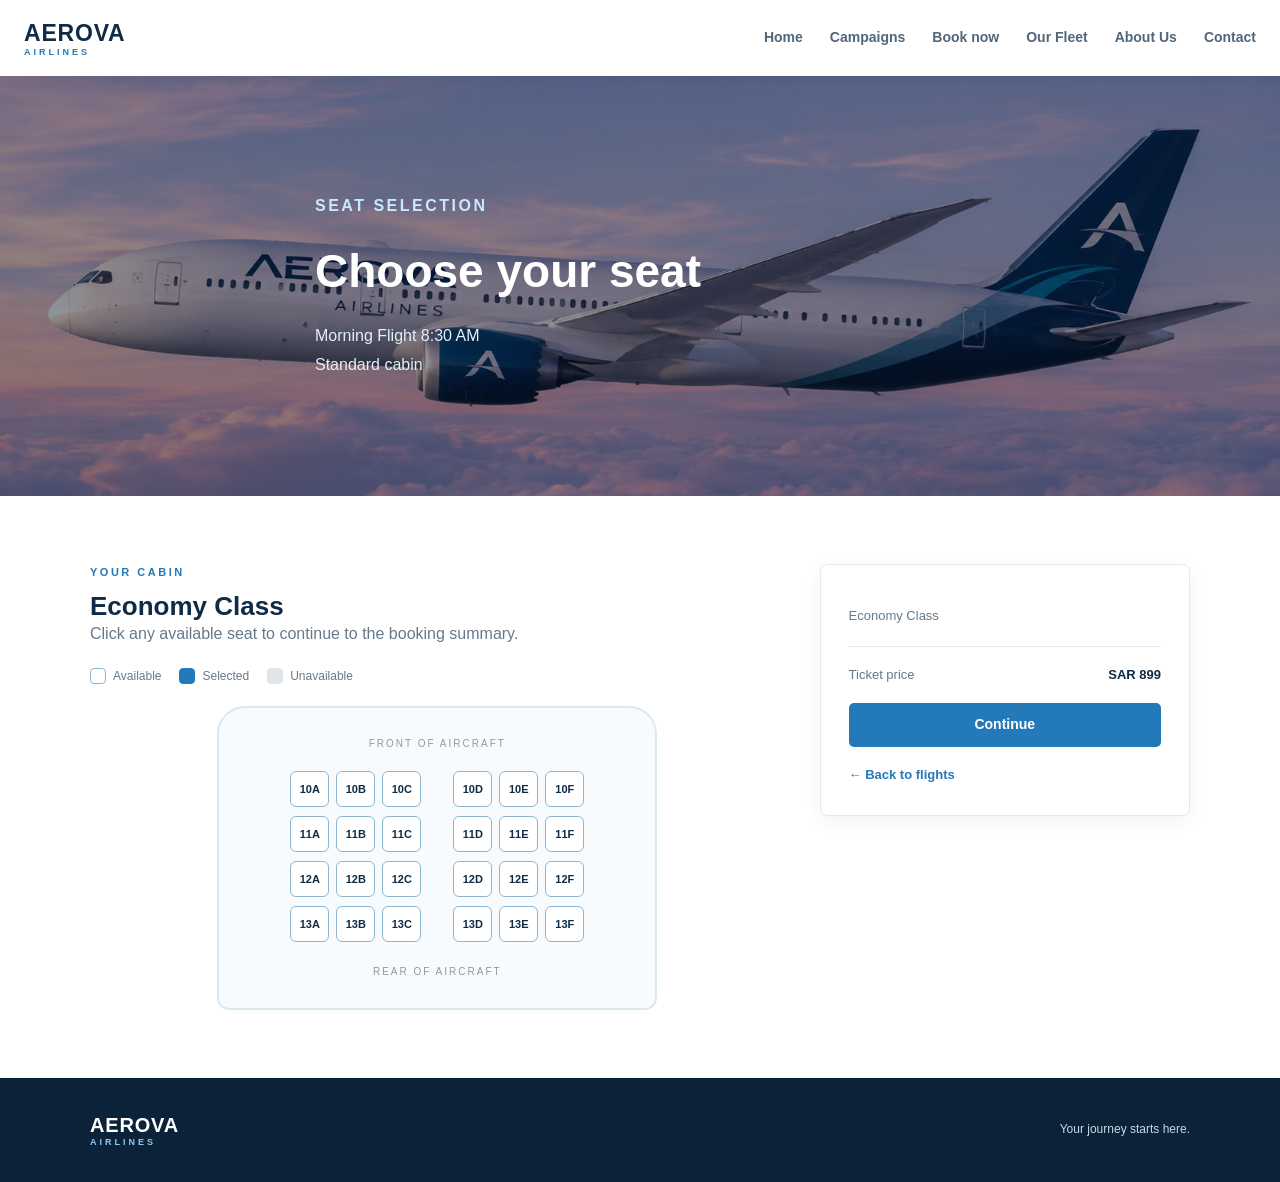
<file: seats-economy899.html>
<!DOCTYPE html>
<html lang="en">
<head>
  <meta charset="UTF-8">
  <meta name="viewport" content="width=device-width, initial-scale=1.0">
  <title>AEROVA Airlines | Economy Seat Selection</title>
  <link rel="stylesheet" href="css/style.css">
</head>
<body>

  <header class="site-header">
    <a class="logo" href="index.html">AEROVA <span>AIRLINES</span></a>
    <nav class="main-nav">
      <a href="index.html">Home</a>
      <a href="campaigns.html">Campaigns</a>
      <a href="Booknow.html">Book now</a>
      <a href="ourfleet.html">Our Fleet</a>
      <a href="about.html">About Us</a>
      <a href="contact.html">Contact</a>
    </nav>
  </header>

  <main>

    <section class="page-hero booking-hero">
      <img src="Photos/AEROVA Dreamliner at Sunset.png"
           alt="AEROVA Airlines Aircraft"
           class="booking-hero-image">

      <div class="container booking-hero-content">
        <p class="eyebrow light">SEAT SELECTION</p>
        <h1>Choose your seat</h1>
        <p>Morning Flight 8:30 AM</p>
        <p>Standard cabin</p>
      </div>
    </section>

    <section class="section container">

      <div class="seat-layout">

        <div class="seat-main">

          <div class="section-heading compact">
            <p class="eyebrow">YOUR CABIN</p>
            <h2>Economy Class</h2>
            <p>Click any available seat to continue to the booking summary.</p>
          </div>

          <div class="seat-legend">
            <span><i class="legend-seat available"></i> Available</span>
            <span><i class="legend-seat selected"></i> Selected</span>
            <span><i class="legend-seat occupied"></i> Unavailable</span>
          </div>

          <div class="seat-map">

            <div class="plane-front">FRONT OF AIRCRAFT</div>

            <div class="seat-row">
              <a class="seat" href="summary-economy.html#seat-10A">10A</a>
              <a class="seat" href="summary-economy.html#seat-10B">10B</a>
              <a class="seat" href="summary-economy.html#seat-10C">10C</a>
              <span class="aisle"></span>
              <a class="seat" href="summary-economy.html#seat-10D">10D</a>
              <a class="seat" href="summary-economy.html#seat-10E">10E</a>
              <a class="seat" href="summary-economy.html#seat-10F">10F</a>
            </div>

            <div class="seat-row">
              <a class="seat" href="summary-economy.html#seat-11A">11A</a>
              <a class="seat" href="summary-economy.html#seat-11B">11B</a>
              <a class="seat" href="summary-economy.html#seat-11C">11C</a>
              <span class="aisle"></span>
              <a class="seat" href="summary-economy.html#seat-11D">11D</a>
              <a class="seat" href="summary-economy.html#seat-11E">11E</a>
              <a class="seat" href="summary-economy.html#seat-11F">11F</a>
            </div>

            <div class="seat-row">
              <a class="seat" href="summary-economy.html#seat-12A">12A</a>
              <a class="seat" href="summary-economy.html#seat-12B">12B</a>
              <a class="seat" href="summary-economy.html#seat-12C">12C</a>
              <span class="aisle"></span>
              <a class="seat" href="summary-economy.html#seat-12D">12D</a>
              <a class="seat" href="summary-economy.html#seat-12E">12E</a>
              <a class="seat" href="summary-economy.html#seat-12F">12F</a>
            </div>

            <div class="seat-row">
              <a class="seat" href="summary-economy.html#seat-13A">13A</a>
              <a class="seat" href="summary-economy.html#seat-13B">13B</a>
              <a class="seat" href="summary-economy.html#seat-13C">13C</a>
              <span class="aisle"></span>
              <a class="seat" href="summary-economy.html#seat-13D">13D</a>
              <a class="seat" href="summary-economy.html#seat-13E">13E</a>
              <a class="seat" href="summary-economy.html#seat-13F">13F</a>
            </div>

            <div class="plane-back">REAR OF AIRCRAFT</div>

          </div>
        </div>

        <aside class="seat-summary">
          <p class="eyebrow"></p>
          <h3></h3>
          <p>Economy Class</p>

          <div class="summary-line">
            <span>Ticket price</span>
            <strong>SAR 899</strong>
          </div>

          <a class="button button-primary full-button" href="summary-economy.html">Continue</a>
          <a class="text-link" href="flights.html">← Back to flights</a>
        </aside>

      </div>

    </section>

  </main>

  <footer class="site-footer">
    <div class="container footer-inner">
      <a class="logo logo-footer" href="index.html">AEROVA <span>AIRLINES</span></a>
      <p>Your journey starts here.</p>
    </div>
  </footer>

</body>
</html>
</file>
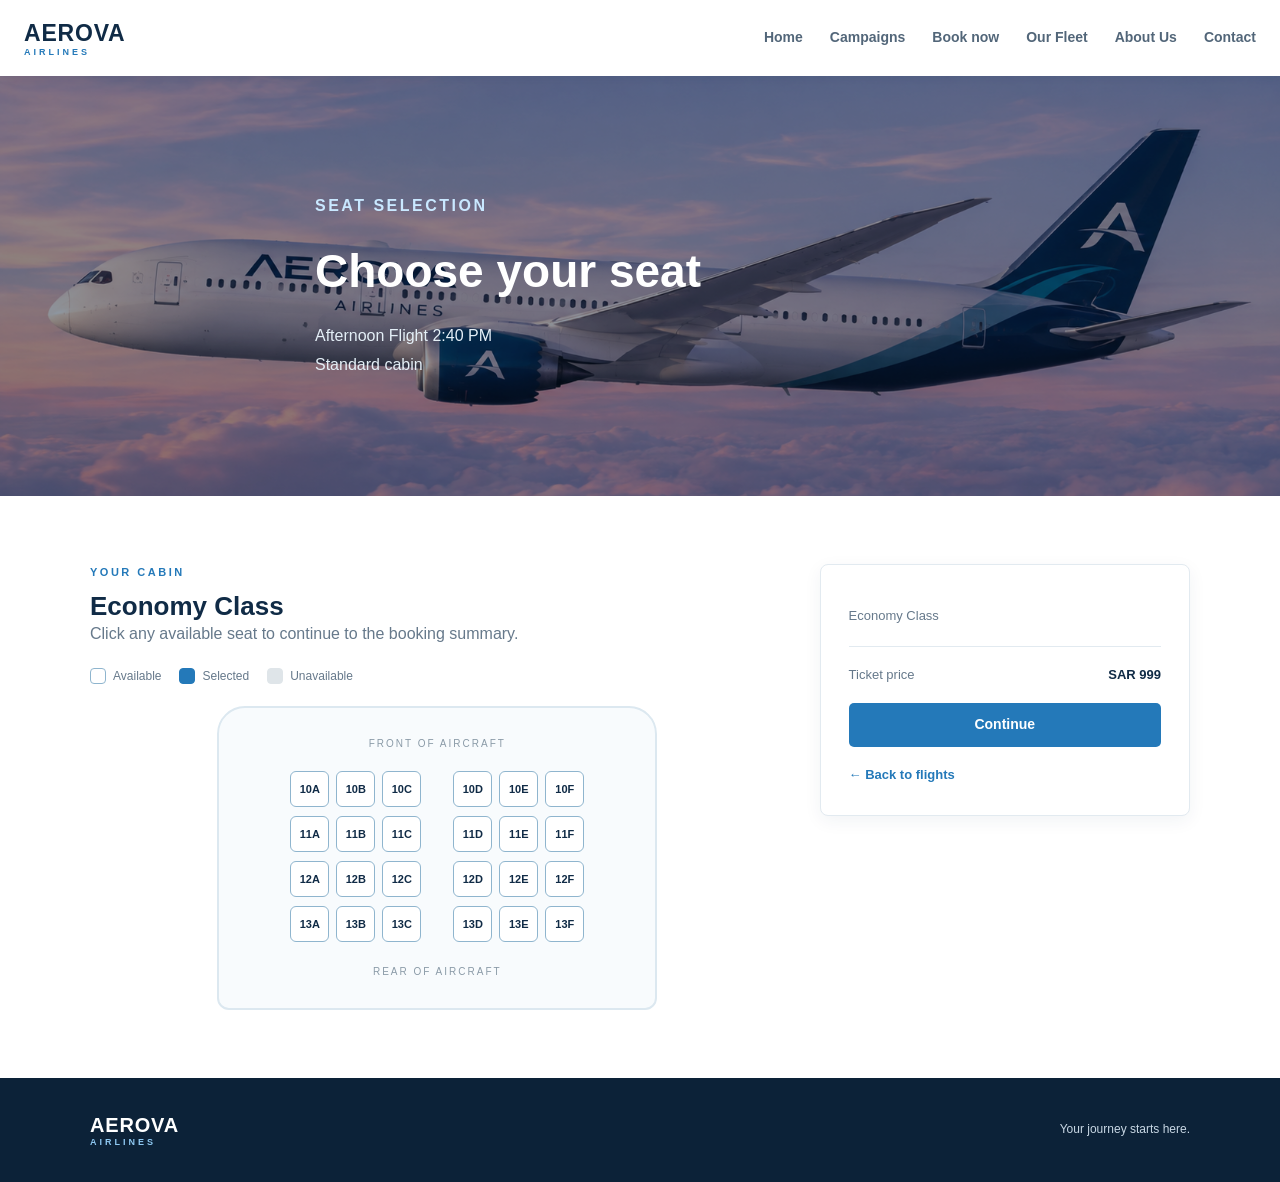
<file: seats-economy999.html>
<!DOCTYPE html>
<html lang="en">
<head>
  <meta charset="UTF-8">
  <meta name="viewport" content="width=device-width, initial-scale=1.0">
  <title>AEROVA Airlines | Economy Seat Selection</title>
  <link rel="stylesheet" href="css/style.css">
</head>
<body>

  <header class="site-header">
    <a class="logo" href="index.html">AEROVA <span>AIRLINES</span></a>
    <nav class="main-nav">
      <a href="index.html">Home</a>
      <a href="campaigns.html">Campaigns</a>
      <a href="Booknow.html">Book now</a>
      <a href="ourfleet.html">Our Fleet</a>
      <a href="about.html">About Us</a>
      <a href="contact.html">Contact</a>
    </nav>
  </header>

  <main>

    <section class="page-hero booking-hero">
      <img src="Photos/AEROVA Dreamliner at Sunset.png"
           alt="AEROVA Airlines Aircraft"
           class="booking-hero-image">

      <div class="container booking-hero-content">
        <p class="eyebrow light">SEAT SELECTION</p>
        <h1>Choose your seat</h1>
        <p>Afternoon Flight 2:40 PM</p>
        <p>Standard cabin</p>
      </div>
    </section>

    <section class="section container">

      <div class="seat-layout">

        <div class="seat-main">

          <div class="section-heading compact">
            <p class="eyebrow">YOUR CABIN</p>
            <h2>Economy Class</h2>
            <p>Click any available seat to continue to the booking summary.</p>
          </div>

          <div class="seat-legend">
            <span><i class="legend-seat available"></i> Available</span>
            <span><i class="legend-seat selected"></i> Selected</span>
            <span><i class="legend-seat occupied"></i> Unavailable</span>
          </div>

          <div class="seat-map">

            <div class="plane-front">FRONT OF AIRCRAFT</div>

            <div class="seat-row">
              <a class="seat" href="summary-economy.html#seat-10A">10A</a>
              <a class="seat" href="summary-economy.html#seat-10B">10B</a>
              <a class="seat" href="summary-economy.html#seat-10C">10C</a>
              <span class="aisle"></span>
              <a class="seat" href="summary-economy.html#seat-10D">10D</a>
              <a class="seat" href="summary-economy.html#seat-10E">10E</a>
              <a class="seat" href="summary-economy.html#seat-10F">10F</a>
            </div>

            <div class="seat-row">
              <a class="seat" href="summary-economy.html#seat-11A">11A</a>
              <a class="seat" href="summary-economy.html#seat-11B">11B</a>
              <a class="seat" href="summary-economy.html#seat-11C">11C</a>
              <span class="aisle"></span>
              <a class="seat" href="summary-economy.html#seat-11D">11D</a>
              <a class="seat" href="summary-economy.html#seat-11E">11E</a>
              <a class="seat" href="summary-economy.html#seat-11F">11F</a>
            </div>

            <div class="seat-row">
              <a class="seat" href="summary-economy.html#seat-12A">12A</a>
              <a class="seat" href="summary-economy.html#seat-12B">12B</a>
              <a class="seat" href="summary-economy.html#seat-12C">12C</a>
              <span class="aisle"></span>
              <a class="seat" href="summary-economy.html#seat-12D">12D</a>
              <a class="seat" href="summary-economy.html#seat-12E">12E</a>
              <a class="seat" href="summary-economy.html#seat-12F">12F</a>
            </div>

            <div class="seat-row">
              <a class="seat" href="summary-economy.html#seat-13A">13A</a>
              <a class="seat" href="summary-economy.html#seat-13B">13B</a>
              <a class="seat" href="summary-economy.html#seat-13C">13C</a>
              <span class="aisle"></span>
              <a class="seat" href="summary-economy.html#seat-13D">13D</a>
              <a class="seat" href="summary-economy.html#seat-13E">13E</a>
              <a class="seat" href="summary-economy.html#seat-13F">13F</a>
            </div>

            <div class="plane-back">REAR OF AIRCRAFT</div>

          </div>
        </div>

        <aside class="seat-summary">
          <p class="eyebrow"></p>
          <h3></h3>
          <p>Economy Class</p>

          <div class="summary-line">
            <span>Ticket price</span>
            <strong>SAR 999</strong>
          </div>

          <a class="button button-primary full-button" href="summary-economy.html">Continue</a>
          <a class="text-link" href="flights.html">← Back to flights</a>
        </aside>

      </div>

    </section>

  </main>

  <footer class="site-footer">
    <div class="container footer-inner">
      <a class="logo logo-footer" href="index.html">AEROVA <span>AIRLINES</span></a>
      <p>Your journey starts here.</p>
    </div>
  </footer>

</body>
</html>
</file>
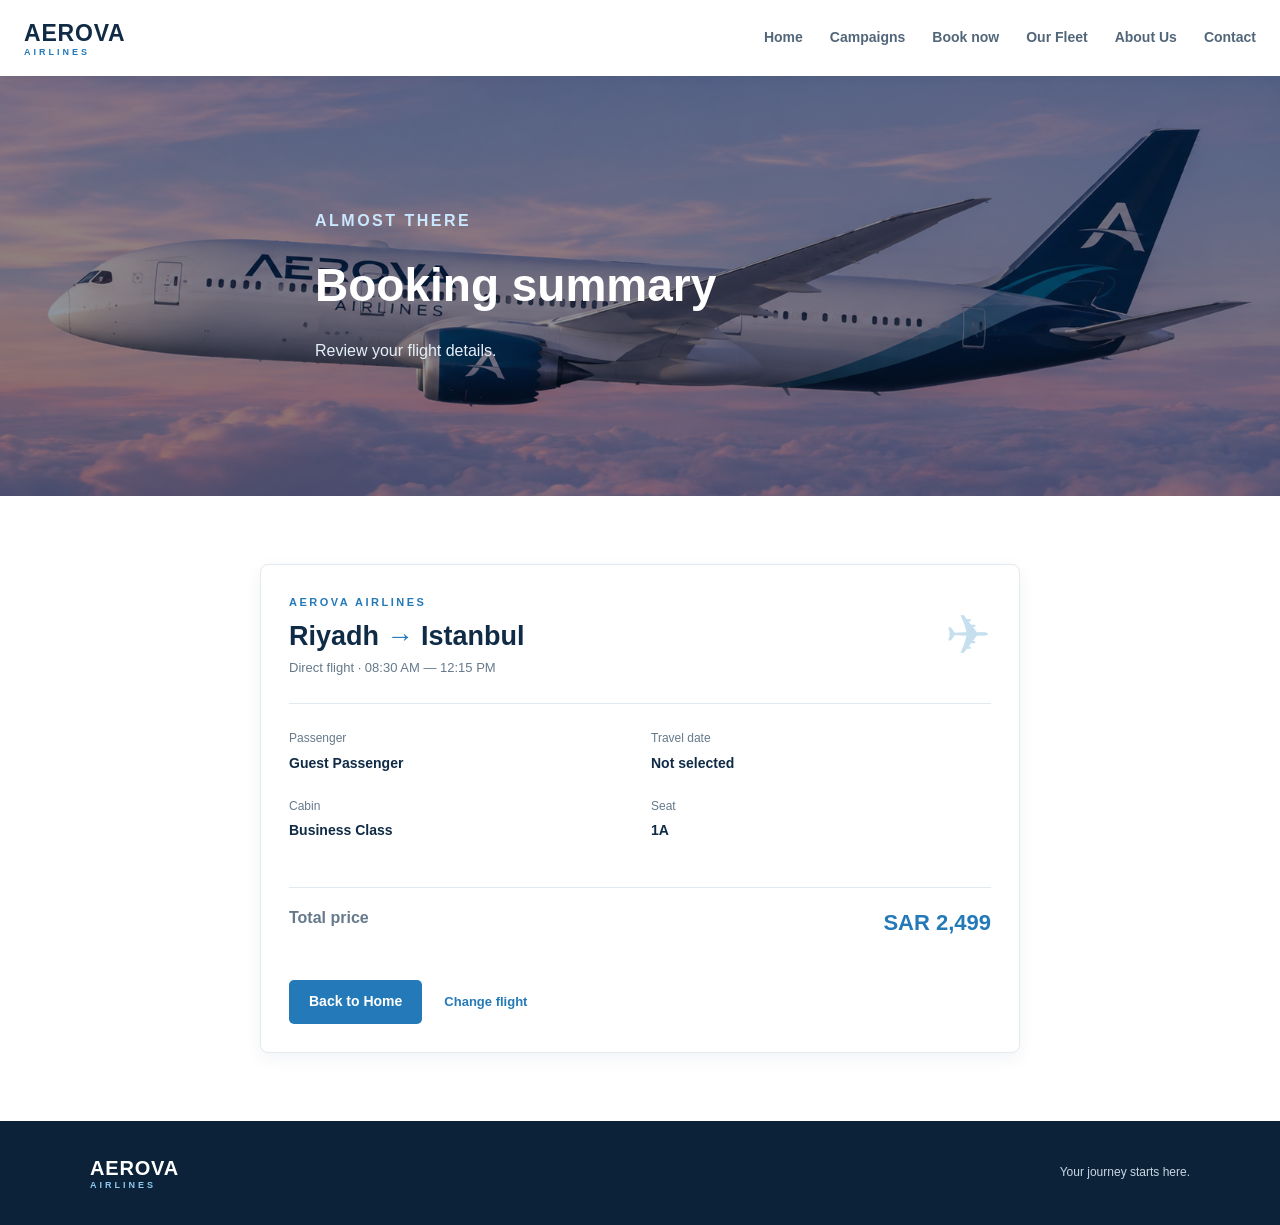
<file: summary-business.html>
<!DOCTYPE html>
<html lang="en">
<head>
  <meta charset="UTF-8">
  <meta name="viewport" content="width=device-width, initial-scale=1.0">
  <title>AEROVA Airlines | Booking Summary</title>
  <link rel="stylesheet" href="css/style.css">
</head>
<body>

  <header class="site-header">
    <a class="logo" href="index.html">AEROVA <span>AIRLINES</span></a>
    <nav class="main-nav">
      <a href="index.html">Home</a>
      <a href="campaigns.html">Campaigns</a>
      <a href="Booknow.html">Book now</a>
      <a href="ourfleet.html">Our Fleet</a>
      <a href="about.html">About Us</a>
      <a href="contact.html">Contact</a>
    </nav>
  </header>

  <main>

    <section class="page-hero booking-hero">
      <img src="Photos/AEROVA Dreamliner at Sunset.png"
           alt="AEROVA Airlines Aircraft"
           class="booking-hero-image">

      <div class="container booking-hero-content">
        <p class="eyebrow light">ALMOST THERE</p>
        <h1>Booking summary</h1>
        <p>Review your flight details.</p>
      </div>
    </section>

    <section class="section container">

      <div class="booking-summary-card">

        <div class="summary-top">
          <div>
            <p class="eyebrow">AEROVA AIRLINES</p>
            <h2>Riyadh <span>→</span> Istanbul</h2>
            <p>Direct flight · 08:30 AM — 12:15 PM</p>
          </div>

          <div class="summary-plane">✈</div>
        </div>

        <div class="summary-details">
          <div>
            <span>Passenger</span>
            <strong>Guest Passenger</strong>
          </div>

          <div>
            <span>Travel date</span>
            <strong>Not selected</strong>
          </div>

          <div>
            <span>Cabin</span>
            <strong>Business Class</strong>
          </div>

          <div>
            <span>Seat</span>
            <strong>1A</strong>
          </div>
        </div>

        <div class="total-line">
          <span>Total price</span>
          <strong>SAR 2,499</strong>
        </div>

        <p class="form-note">
        </p>

        <div class="summary-actions">
          <a class="button button-primary" href="index.html">Back to Home</a>
          <a class="text-link" href="flights.html">Change flight</a>
        </div>

      </div>

    </section>

  </main>

  <footer class="site-footer">
    <div class="container footer-inner">
      <a class="logo logo-footer" href="index.html">AEROVA <span>AIRLINES</span></a>
      <p>Your journey starts here.</p>
    </div>
  </footer>

</body>
</html>
</file>
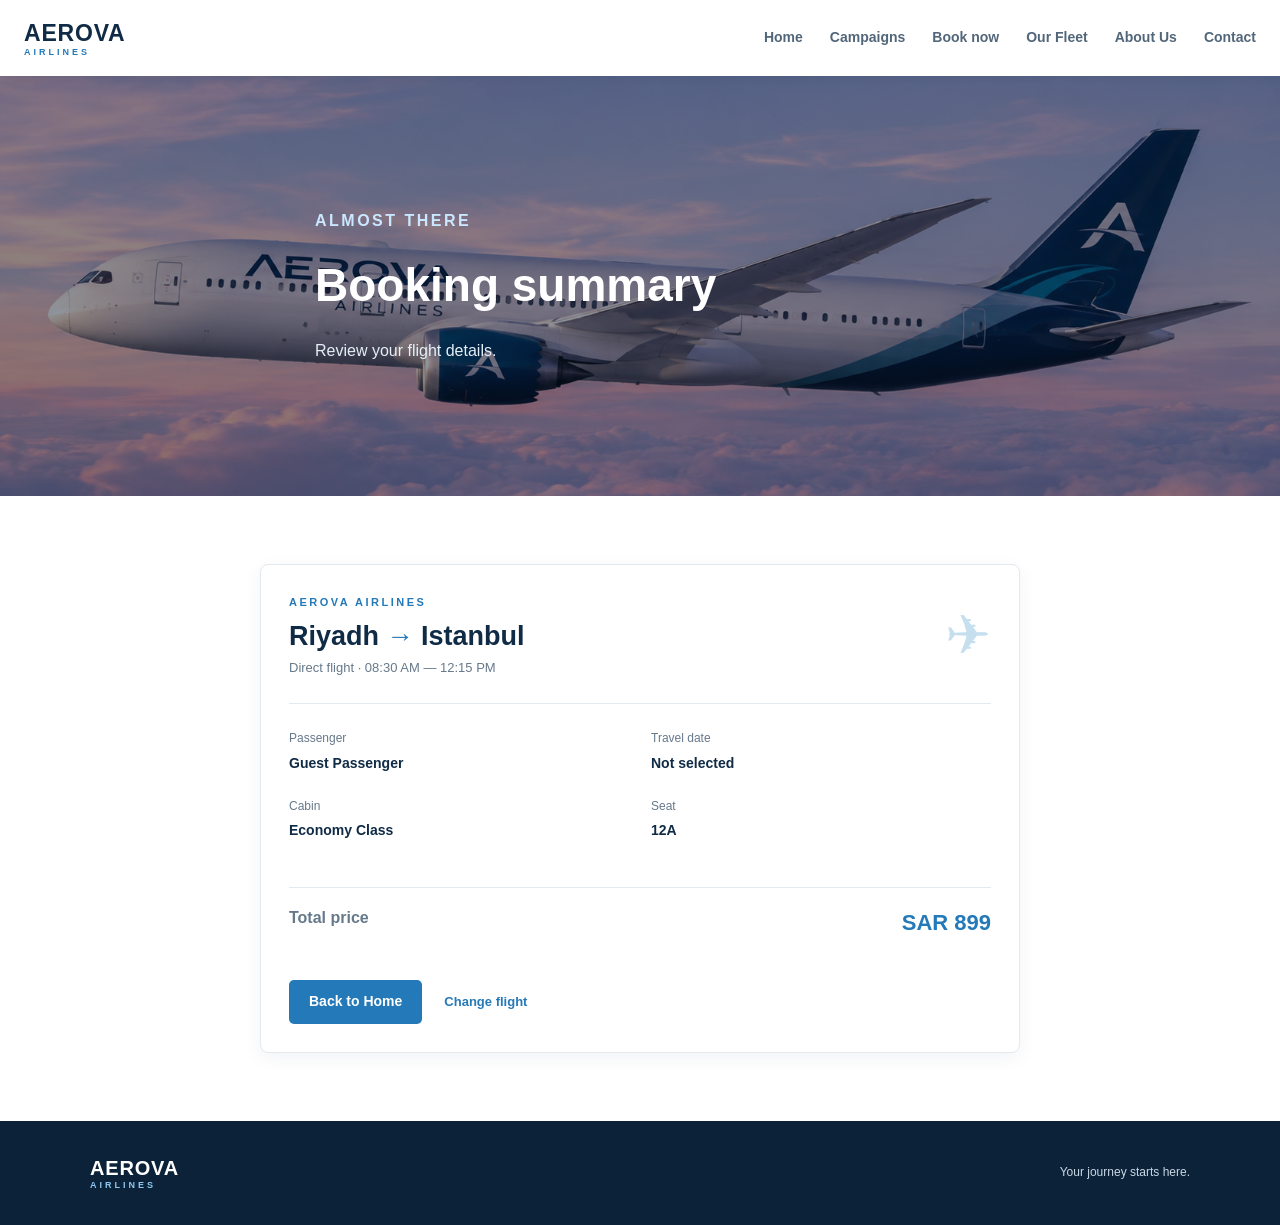
<file: summary-economy.html>
<!DOCTYPE html>
<html lang="en">
<head>
  <meta charset="UTF-8">
  <meta name="viewport" content="width=device-width, initial-scale=1.0">
  <title>AEROVA Airlines | Booking Summary</title>
  <link rel="stylesheet" href="css/style.css">
</head>
<body>

  <header class="site-header">
    <a class="logo" href="index.html">AEROVA <span>AIRLINES</span></a>
    <nav class="main-nav">
      <a href="index.html">Home</a>
      <a href="campaigns.html">Campaigns</a>
      <a href="Booknow.html">Book now</a>
      <a href="ourfleet.html">Our Fleet</a>
      <a href="about.html">About Us</a>
      <a href="contact.html">Contact</a>
    </nav>
  </header>

  <main>

    <section class="page-hero booking-hero">
      <img src="Photos/AEROVA Dreamliner at Sunset.png"
           alt="AEROVA Airlines Aircraft"
           class="booking-hero-image">

      <div class="container booking-hero-content">
        <p class="eyebrow light">ALMOST THERE</p>
        <h1>Booking summary</h1>
        <p>Review your flight details.</p>
      </div>
    </section>

    <section class="section container">

      <div class="booking-summary-card">

        <div class="summary-top">
          <div>
            <p class="eyebrow">AEROVA AIRLINES</p>
            <h2>Riyadh <span>→</span> Istanbul</h2>
            <p>Direct flight · 08:30 AM — 12:15 PM</p>
          </div>

          <div class="summary-plane">✈</div>
        </div>

        <div class="summary-details">
          <div>
            <span>Passenger</span>
            <strong>Guest Passenger</strong>
          </div>

          <div>
            <span>Travel date</span>
            <strong>Not selected</strong>
          </div>

          <div>
            <span>Cabin</span>
            <strong>Economy Class</strong>
          </div>

          <div>
            <span>Seat</span>
            <strong>12A</strong>
          </div>
        </div>

        <div class="total-line">
          <span>Total price</span>
          <strong>SAR 899</strong>
        </div>

        <p class="form-note">
        </p>

        <div class="summary-actions">
          <a class="button button-primary" href="index.html">Back to Home</a>
          <a class="text-link" href="flights.html">Change flight</a>
        </div>

      </div>

    </section>

  </main>

  <footer class="site-footer">
    <div class="container footer-inner">
      <a class="logo logo-footer" href="index.html">AEROVA <span>AIRLINES</span></a>
      <p>Your journey starts here.</p>
    </div>
  </footer>

</body>
</html>
</file>
<file: css/style.css>
* {
    box-sizing: border-box;
}

html {
    scroll-behavior: smooth;
}

body {
    margin: 0;
    font-family: Arial, Helvetica, sans-serif;
    color: #183149;
    background: #fff;
    line-height: 1.55;
}

img {
    display: block;
    max-width: 100%;
}

a {
    color: inherit;
    text-decoration: none;
}

.container {
    width: 90%;
    max-width: 1100px;
    margin: 0 auto;
}


.site-header {
    height: 76px;
    padding: 0 24px;
    display: flex;
    align-items: center;
    justify-content: space-between;
    background: #fff;
    position: relative;
    z-index: 10;
    box-shadow: 0 2px 9px rgba(20, 53, 78, .07);
}

.logo {
    font-size: 23px;
    font-weight: bold;
    letter-spacing: .8px;
    color: #102b46;
    white-space: nowrap;
}

.logo span {
    display: block;
    font-size: 9px;
    font-weight: bold;
    letter-spacing: 3px;
    color: #2479b9;
    margin-top: -5px;
}

.main-nav {
    display: flex;
    align-items: center;
    gap: 27px;
}

.main-nav a {
    color: #526679;
    font-size: 14px;
    font-weight: 600;
    transition: color .2s;
}

.main-nav a:hover,
.main-nav a.active {
    color: #2479b9;
}

.main-nav a.active {
    font-weight: bold;
    padding-bottom: 5px;
}

.menu-toggle {
    display: none;
    border: 0;
    background: transparent;
    color: #102b46;
    font-size: 27px;
    cursor: pointer;
}


.button {
    display: inline-flex;
    align-items: center;
    justify-content: center;
    border: 0;
    border-radius: 5px;
    padding: 11px 20px;
    font-size: 14px;
    font-weight: bold;
    font-family: Arial, Helvetica, sans-serif;
    cursor: pointer;
    transition: background .2s;
}

.button-primary {
    background: #2479b9;
    color: #fff;
}

.button-primary:hover {
    background: #165d94;
}

.button-light {
    background: #fff;
    color: #102b46;
}


.eyebrow {
    color: #2479b9;
    font-size: 11px;
    letter-spacing: 2.5px;
    font-weight: 700;
    margin: 0 0 10px;
}

.eyebrow.light {
    color: #c9e8ff;
}

.section {
    padding-top: 68px;
    padding-bottom: 68px;
}

.section-heading {
    max-width: 650px;
    margin: 0 auto 30px;
    text-align: center;
}

.section-heading h2,
.split-copy h2,
.contact-details h2,
.mission-row h2 {
    font-size: 32px;
    font-weight: bold;
    line-height: 1.2;
    color: #102b46;
    margin: 0 0 12px;
}

.section-heading p:not(.eyebrow) {
    color: #66798b;
    margin: 0;
}

.section-heading.compact {
    text-align: left;
    margin: 0 0 20px;
}

.section-heading.compact h2 {
    font-size: 26px;
    margin: 0;
}


.hero {
    position: relative;
    min-height: 490px;
    display: flex;
    align-items: center;
    overflow: hidden;
}


.hero-image {
    position: absolute;
    width: 100%;
    height: 100%;
    object-fit: cover;
    object-position: center;
    top: 0;
    left: 0;
    z-index: 0;
}


.hero::before {
    content: "";
    position: absolute;
    inset: 0;
    background: linear-gradient(
        90deg,
        rgba(7, 31, 53, 0.78),
        rgba(7, 31, 53, 0.15)
    );
    z-index: 1;
}


.hero-overlay {
    position: relative;
    z-index: 2;
    width: 90%;
    max-width: 1100px;
    margin: 0 auto;
    color: #fff;
    padding: 48px 0 82px;
}

.hero h1 {
    font-size: 48px;
    font-weight: bold;
    line-height: 1.08;
    margin: 10px 0 18px;
    letter-spacing: -.7px;
}

.hero-overlay > p:not(.eyebrow) {
    max-width: 470px;
    color: #e5eff7;
    margin: 0 0 27px;
    font-size: 16px;
}


.booking-wrap {
    width: 90%;
    max-width: 1100px;
    margin: -55px auto 0;
    position: relative;
    z-index: 2;
}

.booking-card {
    background: #fff;
    border-radius: 9px;
    padding: 26px;
    box-shadow: 0 7px 22px rgba(17, 49, 76, .10);
}

.flight-form {
    display: block;
    width: 100%;
}

.flight-form > .trip-radio {
    position: absolute;
    width: 1px;
    height: 1px;
    opacity: 0;
}

.trip-options {
    display: flex;
    align-items: center;
    gap: 24px;
    margin: 0 0 18px;
    font-size: 14px;
    font-weight: 600;
}

.trip-options label {
    display: inline-block;
    position: relative;
    width: auto;
    padding-left: 22px;
    color: #536a7e;
    cursor: pointer;
}

.trip-options label::before {
    content: "";
    position: absolute;
    left: 0;
    top: 50%;
    width: 14px;
    height: 14px;
    border: 1.5px solid #8795a1;
    border-radius: 50%;
    background: #fff;
    transform: translateY(-50%);
}

#round:checked ~ .trip-options label[for="round"]::before,
#oneway:checked ~ .trip-options label[for="oneway"]::before {
    border-color: #2479b9;
}

#round:checked ~ .trip-options label[for="round"]::after,
#oneway:checked ~ .trip-options label[for="oneway"]::after {
    content: "";
    position: absolute;
    left: 4px;
    top: 50%;
    width: 8px;
    height: 8px;
    background: #2479b9;
    border-radius: 50%;
    transform: translateY(-50%);
}

#round:checked ~ .trip-options label[for="round"],
#oneway:checked ~ .trip-options label[for="oneway"] {
    color: #2479b9;
    font-weight: bold;
}


.flight-fields {
    display: grid;
    grid-template-columns: 1.2fr 1.2fr 1fr 1fr .85fr auto;
    gap: 12px;
    align-items: end;
    width: 100%;
}

.flight-fields label,
.contact-form label {
    display: flex;
    flex-direction: column;
    gap: 7px;
    color: #536a7e;
    font-size: 12px;
    font-weight: 700;
    min-width: 0;
}

.flight-fields input,
.flight-fields select,
.contact-form input,
.contact-form select,
.contact-form textarea {
    width: 100%;
    min-width: 0;
    border: 1px solid #dce5ec;
    background: #fff;
    color: #183149;
    border-radius: 5px;
    padding: 12px 10px;
    font: 13px Arial, sans-serif;
    outline: none;
}

.flight-fields input:focus,
.flight-fields select:focus,
.contact-form input:focus,
.contact-form select:focus,
.contact-form textarea:focus {
    border-color: #2479b9;
    box-shadow: 0 0 0 3px rgba(36, 121, 185, .1);
}


#oneway:checked ~ .flight-fields #return-field {
    display: none;
}

.search-button {
    min-height: 43px;
    padding-left: 17px;
    padding-right: 17px;
    white-space: nowrap;
}

.form-note {
    color: #8494a2;
    font-size: 11px;
    margin: 14px 0 0;
}

.form-message {
    color: #176b48;
    font-size: 13px;
    font-weight: 600;
    margin: 10px 0 0;
}


.destination-grid,
.campaign-grid {
    display: grid;
    grid-template-columns: repeat(3, 1fr);
    gap: 20px;
}

.destination-card,
.campaign-card {
    overflow: hidden;
    border: 1px solid #e2eaf0;
    border-radius: 8px;
    background: #fff;
    box-shadow: 0 4px 13px rgba(20, 53, 78, .06);
}

.destination-card img,
.campaign-card img {
    width: 100%;
    height: 205px;
    object-fit: cover;
}

.destination-info {
    padding: 18px;
}

.destination-info span,
.offer-tag {
    color: #2479b9;
    font-size: 10px;
    letter-spacing: 1.5px;
    font-weight: 800;
}

.destination-info h3,
.campaign-body h3 {
    color: #102b46;
    font-size: 20px;
    font-weight: bold;
    margin: 5px 0;
}

.destination-info p,
.campaign-body p {
    color: #66798b;
    font-size: 13px;
    margin: 0;
}

.center-action {
    text-align: center;
    margin-top: 32px;
}

.text-link {
    color: #2479b9;
    font-size: 13px;
    font-weight: 700;
}

.text-link:hover {
    color: #165d94;
}


.miles-section {
    background: #173653;
    color: #fff;
    padding: 58px 0;
    overflow: hidden;
}

.miles-content {
    display: flex;
    justify-content: space-between;
    align-items: center;
    gap: 30px;
}

.miles-content > div:first-child {
    max-width: 590px;
}

.miles-content h2 {
    font-size: 36px;
    font-weight: bold;
    line-height: 1.15;
    margin: 0 0 15px;
}

.miles-content p:not(.eyebrow) {
    color: #d5e6f3;
    max-width: 550px;
    margin: 0 0 24px;
}

.miles-art {
    font-size: 150px;
    color: rgba(255, 255, 255, .16);
    transform: rotate(-15deg);
    padding: 0 65px;
}

.light-list {
    color: #e0edf7;
    line-height: 2;
    padding-left: 20px;
}


.site-footer {
    background: #0c2238;
    color: #c8d7e4;
    padding: 32px 0;
}

.footer-inner {
    display: flex;
    align-items: center;
    justify-content: space-between;
    gap: 20px;
    flex-wrap: wrap;
}

.footer-inner p {
    margin: 0;
    font-size: 12px;
}

.logo-footer {
    color: #fff;
    font-size: 20px;
}

.logo-footer span {
    color: #8fc9f2;
}

.copyright {
    color: #8ea3b5;
}


.page-hero {
    min-height: 285px;
    display: flex;
    align-items: center;
    color: #fff;
    background-position: center;
    background-size: cover;
}

.page-hero .container {
    padding-top: 40px;
    padding-bottom: 40px;
}

.page-hero h1 {
    font-size: 44px;
    margin-bottom: 12px;
}

.page-hero p:not(.eyebrow) {
    color: #e4eff7;
    margin: 0;
    font-size: 16px;
}

.campaigns-hero {
   background-image: linear-gradient(90deg, rgba(7,31,53,.78), rgba(7,31,53,.12)), url('https://images.unsplash.com/photo-1500530855697-b586d89ba3ee?auto=format&fit=crop&w=1800&q=85');
}

.about-hero {
   background-image: linear-gradient(90deg, rgba(7,31,53,.78), rgba(7,31,53,.12)), url('https://images.unsplash.com/photo-1436491865332-7a61a109cc05?auto=format&fit=crop&w=1800&q=85');
}

.contact-hero {
    background-image: linear-gradient(90deg, rgba(7,31,53,.78), rgba(7,31,53,.12)), url('https://images.unsplash.com/photo-1517760444937-f6397edcbbcd?auto=format&fit=crop&w=1800&q=85');
}


.campaign-card img {
    transition: transform .4s;
}

.campaign-body {
    padding: 23px;
}

.campaign-body h3 {
    margin: 8px 0;
}

.campaign-body p {
    margin-bottom: 15px;
}

.campaign-body .small-print {
    font-size: 10px;
    color: #8998a5;
    margin: 0 0 15px;
}

.campaign-body .text-link {
    display: inline-block;
}


.split-section {
    display: grid;
    grid-template-columns: 1fr 1fr;
    align-items: center;
    gap: 42px;
}

.split-image img {
    width: 930px;
    height: 313px;
    object-fit: cover;
    border-radius: 8px;
}

.split-copy p:not(.eyebrow) {
    color: #66798b;
    font-size: 14px;
}

.values-section {
    background: #f3f8fb;
    padding: 62px 0;
}

.values-grid {
    display: grid;
    grid-template-columns: repeat(3, 1fr);
    gap: 20px;
}

.value-card {
    background: #fff;
    border: 1px solid #e2eaf0;
    padding: 24px;
    border-radius: 8px;
    text-align: center;
}

.value-icon {
    width: 52px;
    height: 52px;
    display: grid;
    place-items: center;
    margin: 0 auto 15px;
    border-radius: 8px;
    background: #eaf4fb;
    color: #2479b9;
    font-size: 24px;
}

.value-card h3 {
    margin: 0 0 8px;
    color: #102b46;
    font-size: 18px;
}

.value-card p {
    margin: 0;
    color: #66798b;
    font-size: 13px;
}

.mission-row {
    display: grid;
    grid-template-columns: 1fr 1fr;
    gap: 42px;
    align-items: center;
}

.mission-row p {
    color: #66798b;
}


.contact-layout {
    display: grid;
    grid-template-columns: .85fr 1.15fr;
    gap: 48px;
    align-items: start;
}

.contact-details > p:not(.eyebrow) {
    color: #66798b;
    font-size: 14px;
}

.contact-item {
    display: flex;
    align-items: flex-start;
    gap: 14px;
    margin-top: 24px;
}

.contact-item > span {
    width: 38px;
    height: 38px;
    flex: 0 0 38px;
    display: grid;
    place-items: center;
    background: #eaf4fb;
    color: #2479b9;
    border-radius: 50%;
}

.contact-item strong {
    color: #102b46;
    font-size: 13px;
}

.contact-item p {
    color: #66798b;
    font-size: 13px;
    margin: 2px 0 0;
}

.contact-form-card {
    background: #fff;
    padding: 30px;
    border: 1px solid #e2eaf0;
    border-radius: 8px;
    box-shadow: 0 5px 18px rgba(20,53,78,.06);
}

.contact-form-card h2 {
    color: #102b46;
    font-size: 25px;
    font-weight: bold;
    margin: 0 0 22px;
}

.contact-form {
    display: grid;
    gap: 16px;
}

.contact-form textarea {
    resize: vertical;
}

.contact-form .button {
    justify-self: start;
    min-width: 150px;
}


.flight-list {
    display: grid;
    gap: 18px;
}

.flight-option {
    display: grid;
    grid-template-columns: 1.2fr 1fr 1fr;
    gap: 18px;
    align-items: center;
    padding: 22px;
    border: 1px solid #e2eaf0;
    border-radius: 8px;
    background: #fff;
    box-shadow: 0 4px 14px rgba(20,53,78,.05);
}

.flight-option h3 {
    color: #102b46;
    font: 700 19px Arial, sans-serif;
    margin: 8px 0 4px;
}

.flight-option p {
    color: #66798b;
    font-size: 13px;
    margin: 0;
}

.fare {
    padding: 16px;
    background: #f2f7fa;
    border-radius: 7px;
    display: flex;
    flex-direction: column;
    align-items: flex-start;
    gap: 9px;
}

.fare h4 {
    margin: 0;
    color: #102b46;
}

.fare strong {
    font-size: 21px;
    color: #2479b9;
}

.fare .button {
    padding: 10px 14px;
    font-size: 12px;
}

.center-note {
    text-align: center;
    margin-top: 22px;
}


.seat-layout {
    display: grid;
    grid-template-columns: 1.5fr .8fr;
    gap: 35px;
    align-items: start;
}

.seat-main {
    min-width: 0;
}

.seat-legend {
    display: flex;
    flex-wrap: wrap;
    gap: 18px;
    margin: 20px 0;
    color: #66798b;
    font-size: 12px;
}

.seat-legend span {
    display: flex;
    align-items: center;
    gap: 7px;
}

.legend-seat {
    width: 16px;
    height: 16px;
    display: inline-block;
    border-radius: 4px;
    background: #fff;
    border: 1px solid #8fb5ce;
}

.legend-seat.selected {
    background: #2479b9;
    border-color: #2479b9;
}

.legend-seat.occupied {
    background: #dfe5e9;
    border-color: #dfe5e9;
}

.seat-map {
    max-width: 440px;
    margin: 0 auto;
    padding: 28px 22px;
    border: 2px solid #dce8f0;
    border-radius: 28px 28px 12px 12px;
    background: #f8fbfd;
}

.plane-front,
.plane-back {
    text-align: center;
    color: #8a9aa7;
    font-size: 10px;
    letter-spacing: 2px;
    margin: 0 0 20px;
}

.plane-back {
    margin: 22px 0 0;
}

.seat-row {
    display: flex;
    justify-content: center;
    align-items: center;
    gap: 7px;
    margin: 9px 0;
}

.seat {
    width: 39px;
    height: 36px;
    display: grid;
    place-items: center;
    background: #fff;
    border: 1px solid #8fb5ce;
    border-radius: 6px;
    color: #102b46;
    font-size: 11px;
    font-weight: 700;
}

.seat:hover {
    background: #2479b9;
    color: #fff;
}

.aisle {
    width: 18px;
}

.seat-summary,
.booking-summary-card {
    padding: 28px;
    border: 1px solid #e2eaf0;
    border-radius: 8px;
    background: #fff;
    box-shadow: 0 5px 18px rgba(20,53,78,.06);
}

.seat-summary h3 {
    color: #102b46;
    margin: 5px 0;
}

.seat-summary p:not(.eyebrow) {
    color: #66798b;
    font-size: 13px;
}

.summary-line,
.total-line {
    display: flex;
    justify-content: space-between;
    gap: 15px;
    border-top: 1px solid #e2eaf0;
    padding: 18px 0;
    margin-top: 20px;
    color: #66798b;
    font-size: 13px;
}

.summary-line strong,
.total-line strong {
    color: #102b46;
}

.full-button {
    width: 100%;
    margin-bottom: 15px;
}

.booking-summary-card {
    max-width: 760px;
    margin: 0 auto;
}

.summary-top {
    display: flex;
    justify-content: space-between;
    align-items: center;
    gap: 20px;
    padding-bottom: 25px;
    border-bottom: 1px solid #e2eaf0;
}

.summary-top h2 {
    margin: 0 0 6px;
    color: #102b46;
    font: 800 27px Arial, sans-serif;
}

.summary-top h2 span {
    color: #2479b9;
}

.summary-top p:not(.eyebrow) {
    color: #66798b;
    font-size: 13px;
    margin: 0;
}

.summary-plane {
    font-size: 55px;
    color: #c6dfef;
}

.summary-details {
    display: grid;
    grid-template-columns: 1fr 1fr;
    gap: 22px;
    padding: 25px 0;
}

.summary-details div {
    display: flex;
    flex-direction: column;
    gap: 5px;
}

.summary-details span {
    color: #66798b;
    font-size: 12px;
}

.summary-details strong {
    color: #102b46;
    font-size: 14px;
}

.total-line {
    font-size: 16px;
    font-weight: 700;
}

.total-line strong {
    font-size: 22px;
    color: #2479b9;
}

.summary-actions {
    display: flex;
    align-items: center;
    gap: 22px;
    margin-top: 22px;
}


.main-nav a:focus,
.button:focus,
.text-link:focus,
.seat:focus {
    outline: 2px solid #287eae;
    outline-offset: 3px;
}


@media (max-width: 980px) {
    .flight-fields {
        grid-template-columns: repeat(3, minmax(0, 1fr));
    }

    .search-button {
        grid-column: 1 / -1;
    }

    .main-nav {
        gap: 20px;
    }
}

@media (max-width: 800px) {
    .flight-option {
        grid-template-columns: 1fr;
    }

    .seat-layout {
        grid-template-columns: 1fr;
    }

    .seat-summary {
        max-width: none;
    }
}

@media (max-width: 700px) {
    .container {
        width: 90%;
        max-width: 540px;
    }

    .site-header {
        height: auto;
        min-height: 72px;
        padding: 12px 18px;
    }

    .main-nav {
        display: flex;
        flex-wrap: wrap;
        justify-content: flex-end;
        gap: 9px 15px;
    }

    .main-nav a {
        font-size: 12px;
    }

    .hero {
        min-height: 510px;
    }

    .hero-overlay {
        width: calc(100% - 36px);
        padding-bottom: 85px;
    }

    .booking-wrap {
        width: calc(100% - 28px);
        margin-top: -55px;
    }

    .booking-card {
        padding: 22px 18px;
    }

    .flight-fields {
        grid-template-columns: repeat(2, minmax(0, 1fr));
    }

    .search-button {
        grid-column: 1 / -1;
    }

    .destination-grid,
    .campaign-grid,
    .values-grid {
        grid-template-columns: 1fr;
    }

    .destination-card img,
    .campaign-card img {
        height: 220px;
    }

    .section {
        padding-top: 62px;
        padding-bottom: 62px;
    }

    .miles-content {
        align-items: flex-start;
    }

    .miles-art {
        display: none;
    }

    .page-hero {
        min-height: 280px;
    }

    .split-section,
    .mission-row,
    .contact-layout {
        grid-template-columns: 1fr;
        gap: 30px;
    }

    .split-image img {
        height: 260px;
    }

    .contact-form-card {
        padding: 22px 18px;
    }

    .footer-inner {
        flex-direction: column;
        align-items: flex-start;
    }
}

@media (max-width: 480px) {
    .seat-map {
        padding: 22px 8px;
    }

    .seat-row {
        gap: 4px;
    }

    .seat {
        width: 34px;
        height: 33px;
        font-size: 10px;
    }

    .aisle {
        width: 9px;
    }

    .summary-details {
        grid-template-columns: 1fr;
        gap: 14px;
    }

    .summary-actions {
        align-items: flex-start;
        flex-direction: column;
    }

    .main-nav {
        gap: 8px 10px;
    }
}

@media (max-width: 420px) {
    .flight-fields {
        grid-template-columns: 1fr;
    }

    .search-button {
        grid-column: auto;
    }

    .trip-options {
        gap: 16px;
    }
}



.fleet-hero {
    min-height: 300px;
    background: linear-gradient(90deg, rgba(5, 25, 45, 0.85), rgba(5, 25, 45, 0.25)),
        url("../images/fleet-banner.jpg") center/cover no-repeat;
    display: flex;
    align-items: center;
    padding: 50px 10%;
    color: white;
}

.fleet-hero-content {
    max-width: 550px;
}

.fleet-hero-content span,
.fleet-info span,
.fleet-intro span {
    color: #2588b8;
    font-size: 12px;
    font-weight: bold;
    letter-spacing: 2px;
}

.fleet-hero-content span {
    color: #8bd5ee;
}

.fleet-hero h1 {
    font-size: 48px;
    margin: 12px 0;
}

.fleet-hero p {
    font-size: 16px;
    line-height: 1.7;
}

.fleet-intro {
    max-width: 800px;
    margin: 75px auto 55px;
    padding: 0 20px;
    text-align: center;
}

.fleet-intro h2 {
    color: #173b59;
    font-size: 32px;
    margin: 12px 0;
}

.fleet-intro p {
    color: #647789;
    line-height: 1.8;
    font-size: 15px;
}

.fleet-list {
    width: 85%;
    max-width: 1100px;
    margin: 0 auto 80px;
}

.fleet-item {
    display: flex;
    align-items: center;
    gap: 45px;
    margin-bottom: 65px;
}

.fleet-item.reverse {
    flex-direction: row-reverse;
}

.fleet-image {
    flex: 1.2;
    min-width: 0;
}

.fleet-image img {
    width: 100%;
    height: 109px;
    object-fit: cover;
    border-radius: 10px;
    display: block;
}

.fleet-info {
    flex: 1;
}

.fleet-info h2 {
    color: #173b59;
    font-size: 27px;
    margin: 12px 0;
}

.fleet-info p {
    color: #647789;
    font-size: 14px;
    line-height: 1.8;
}

.fleet-info ul {
    padding-left: 20px;
    color: #40596e;
    line-height: 2;
    font-size: 14px;
}

.fleet-bottom {
    background: #102f49;
    color: white;
    text-align: center;
    padding: 55px 20px;
}

.fleet-bottom h2 {
    font-size: 27px;
    margin-bottom: 12px;
}

.fleet-bottom p {
    color: #d0dce5;
    font-size: 14px;
    margin-bottom: 25px;
}

.fleet-button {
    display: inline-block;
    background: #2588b8;
    color: white;
    padding: 12px 25px;
    border-radius: 5px;
    text-decoration: none;
    font-size: 14px;
}

.fleet-button:hover {
    background: #1c6d96;
}


@media (max-width: 700px) {
    .fleet-hero {
        min-height: 260px;
        padding: 35px 7%;
    }

    .fleet-hero h1 {
        font-size: 36px;
    }

    .fleet-intro {
        margin: 50px auto 40px;
    }

    .fleet-intro h2 {
        font-size: 26px;
    }

    .fleet-list {
        width: 90%;
    }

    .fleet-item,
    .fleet-item.reverse {
        flex-direction: column;
        gap: 22px;
        margin-bottom: 50px;
    }

    .fleet-image {
        width: 100%;
    }

    .fleet-image img {
        height: 220px;
    }

    .fleet-info h2 {
        font-size: 23px;
    }
}


.booking-page {
    background-color: #f5f7fa;
    color: #172b45;
}


.booking-hero {
    position: relative;
    min-height: 420px;
    display: flex;
    align-items: center;
    padding: 60px 10%;
    overflow: hidden;
}


.booking-hero-image {
    position: absolute;
    width: 100%;
    height: 100%;
    object-fit: cover;
    object-position: center;
    top: 0;
    left: 0;
    z-index: 0;
}


.booking-hero::before {
    content: "";
    position: absolute;
    inset: 0;
    background: rgba(5, 24, 48, 0.45);
    z-index: 1;
}


.booking-hero-content {
    position: relative;
    z-index: 2;
    max-width: 650px;
    color: white;
}

.booking-hero-content span,
.booking-heading span {
    color: #19a8bd;
    font-size: 13px;
    font-weight: 700;
    letter-spacing: 2px;
}

.booking-hero-content h1 {
    color: white;
    font-size: 46px;
    margin: 15px 0;
    font-weight: 700;
}

.booking-hero-content p {
    font-size: 16px;
    line-height: 1.8;
    color: #e1e9f1;
}


.booking-section {
    max-width: 1150px;
    margin: -55px auto 80px;
    position: relative;
    z-index: 2;
    padding: 0 25px;
}

.booking-heading {
    text-align: center;
    margin-bottom: 35px;
}

.booking-heading h2 {
    font-size: 30px;
    margin: 12px 0;
    color: #102b4c;
}

.booking-heading p {
    color: #718096;
    font-size: 15px;
}


.booking-form {
    background: white;
    padding: 35px;
    border-radius: 12px;
    box-shadow: 0 10px 35px rgba(10, 35, 65, 0.10);
}

.booking-trip-type {
    display: flex;
    gap: 30px;
    margin-bottom: 30px;
}

.booking-trip-type label {
    display: flex;
    align-items: center;
    gap: 9px;
    color: #243b56;
    font-size: 14px;
    font-weight: 600;
    cursor: pointer;
}

.booking-trip-type input {
    accent-color: #159bb0;
    width: 16px;
    height: 16px;
}

.booking-fields {
    display: grid;
    grid-template-columns: repeat(3, 1fr);
    gap: 25px 20px;
}

.booking-field {
    display: flex;
    flex-direction: column;
    gap: 10px;
}

.booking-field label {
    font-size: 12px;
    font-weight: 700;
    letter-spacing: 1px;
    color: #52657b;
}

.booking-field input,
.booking-field select {
    width: 100%;
    height: 50px;
    padding: 0 14px;
    border: 1px solid #dce3eb;
    border-radius: 6px;
    background: #fafbfd;
    color: #253b55;
    font-family: inherit;
    font-size: 14px;
    outline: none;
}

.booking-field input:focus,
.booking-field select:focus {
    border-color: #159bb0;
}


.booking-form:has(input[name="trip"][value="oneway"]:checked) .return-field {
    display: none;
}


.booking-search-btn {
    width: 100%;
    height: 52px;
    margin-top: 30px;
    background: #102e50;
    color: white;
    border: none;
    border-radius: 6px;
    font-size: 15px;
    font-weight: 700;
    cursor: pointer;
    transition: 0.3s;
}

.booking-search-btn:hover {
    background: #159bb0;
}

.booking-note {
    text-align: center;
    color: #8995a5;
    font-size: 12px;
    margin-top: 18px;
}


.booking-destinations {
    max-width: 1150px;
    margin: 0 auto;
    padding: 30px 25px 90px;
}

.booking-destination-grid {
    display: grid;
    grid-template-columns: repeat(4, 1fr);
    gap: 22px;
    margin-top: 35px;
}

.booking-destination-card {
    background: white;
    border-radius: 10px;
    overflow: hidden;
    box-shadow: 0 5px 20px rgba(10, 35, 65, 0.08);
    transition: 0.3s;
}

.booking-destination-card:hover {
    transform: translateY(-6px);
}

.booking-destination-card img {
    width: 100%;
    height: 180px;
    object-fit: cover;
    display: block;
}

.booking-destination-info {
    padding: 18px;
}

.booking-destination-info h3 {
    font-size: 18px;
    color: #102e50;
    margin-bottom: 7px;
}

.booking-destination-info p {
    font-size: 13px;
    color: #8491a1;
}


.booking-bottom {
    background: #102e50;
    color: white;
    text-align: center;
    padding: 65px 20px;
}

.booking-bottom h2 {
    font-size: 30px;
    margin-bottom: 15px;
}

.booking-bottom p {
    color: #c6d4e3;
    font-size: 15px;
    margin-bottom: 25px;
    line-height: 1.7;
}

.booking-bottom a {
    display: inline-block;
    background: #159bb0;
    color: white;
    padding: 13px 30px;
    border-radius: 5px;
    text-decoration: none;
    font-size: 14px;
    font-weight: 700;
    transition: 0.3s;
}

.booking-bottom a:hover {
    background: white;
    color: #102e50;
}


@media (max-width: 900px) {
    .booking-destination-grid {
        grid-template-columns: repeat(2, 1fr);
    }

    .booking-fields {
        grid-template-columns: repeat(2, 1fr);
    }
}

@media (max-width: 600px) {
    .booking-hero {
        min-height: 350px;
        padding: 50px 8%;
    }

    .booking-hero-content h1 {
        font-size: 32px;
    }

    .booking-hero-content p {
        font-size: 15px;
    }

    .booking-fields {
        grid-template-columns: 1fr;
    }

    .booking-form {
        padding: 25px 18px;
    }

    .booking-destination-grid {
        grid-template-columns: 1fr;
    }
}
</file>
